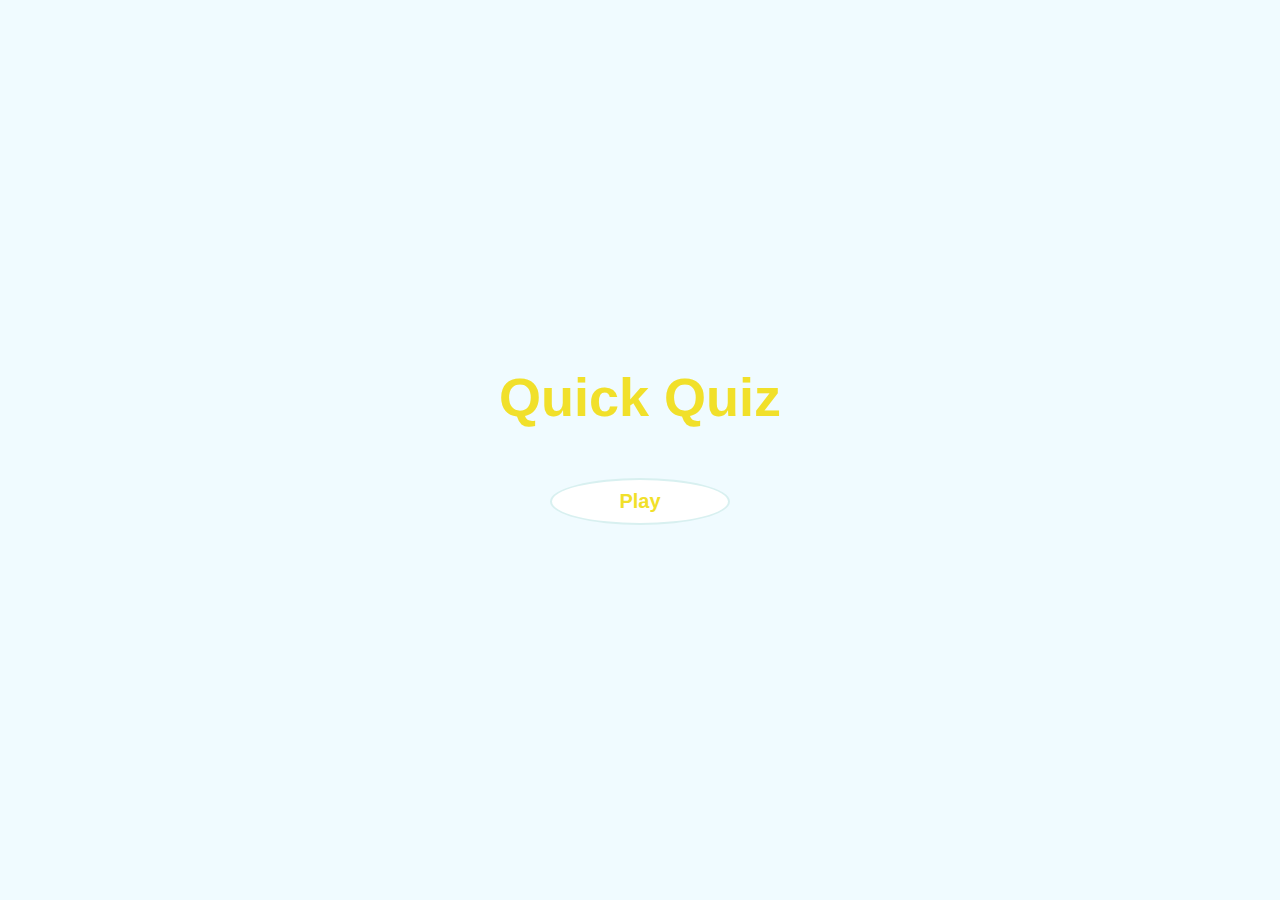
<file: TASK 2/quiz/index.html>
<!DOCTYPE html>
<html lang="en">

<head>
  <meta charset="UTF-8" />
  <meta name="viewport" content="width=device-width, initial-scale=1.0" />
  <meta http-equiv="X-UA-Compatible" content="ie=edge" />
  <title>Quiz-game</title>
  <link rel="stylesheet" href="quiz.css" />
</head>

<body>
  <div class="container">
    <div id="home" class="flex-center flex-column">
      <h1>Quick Quiz</h1>
      <a class="btn" href="./game.html">Play</a>

    </div>
  </div>
</body>

</html>
</file>
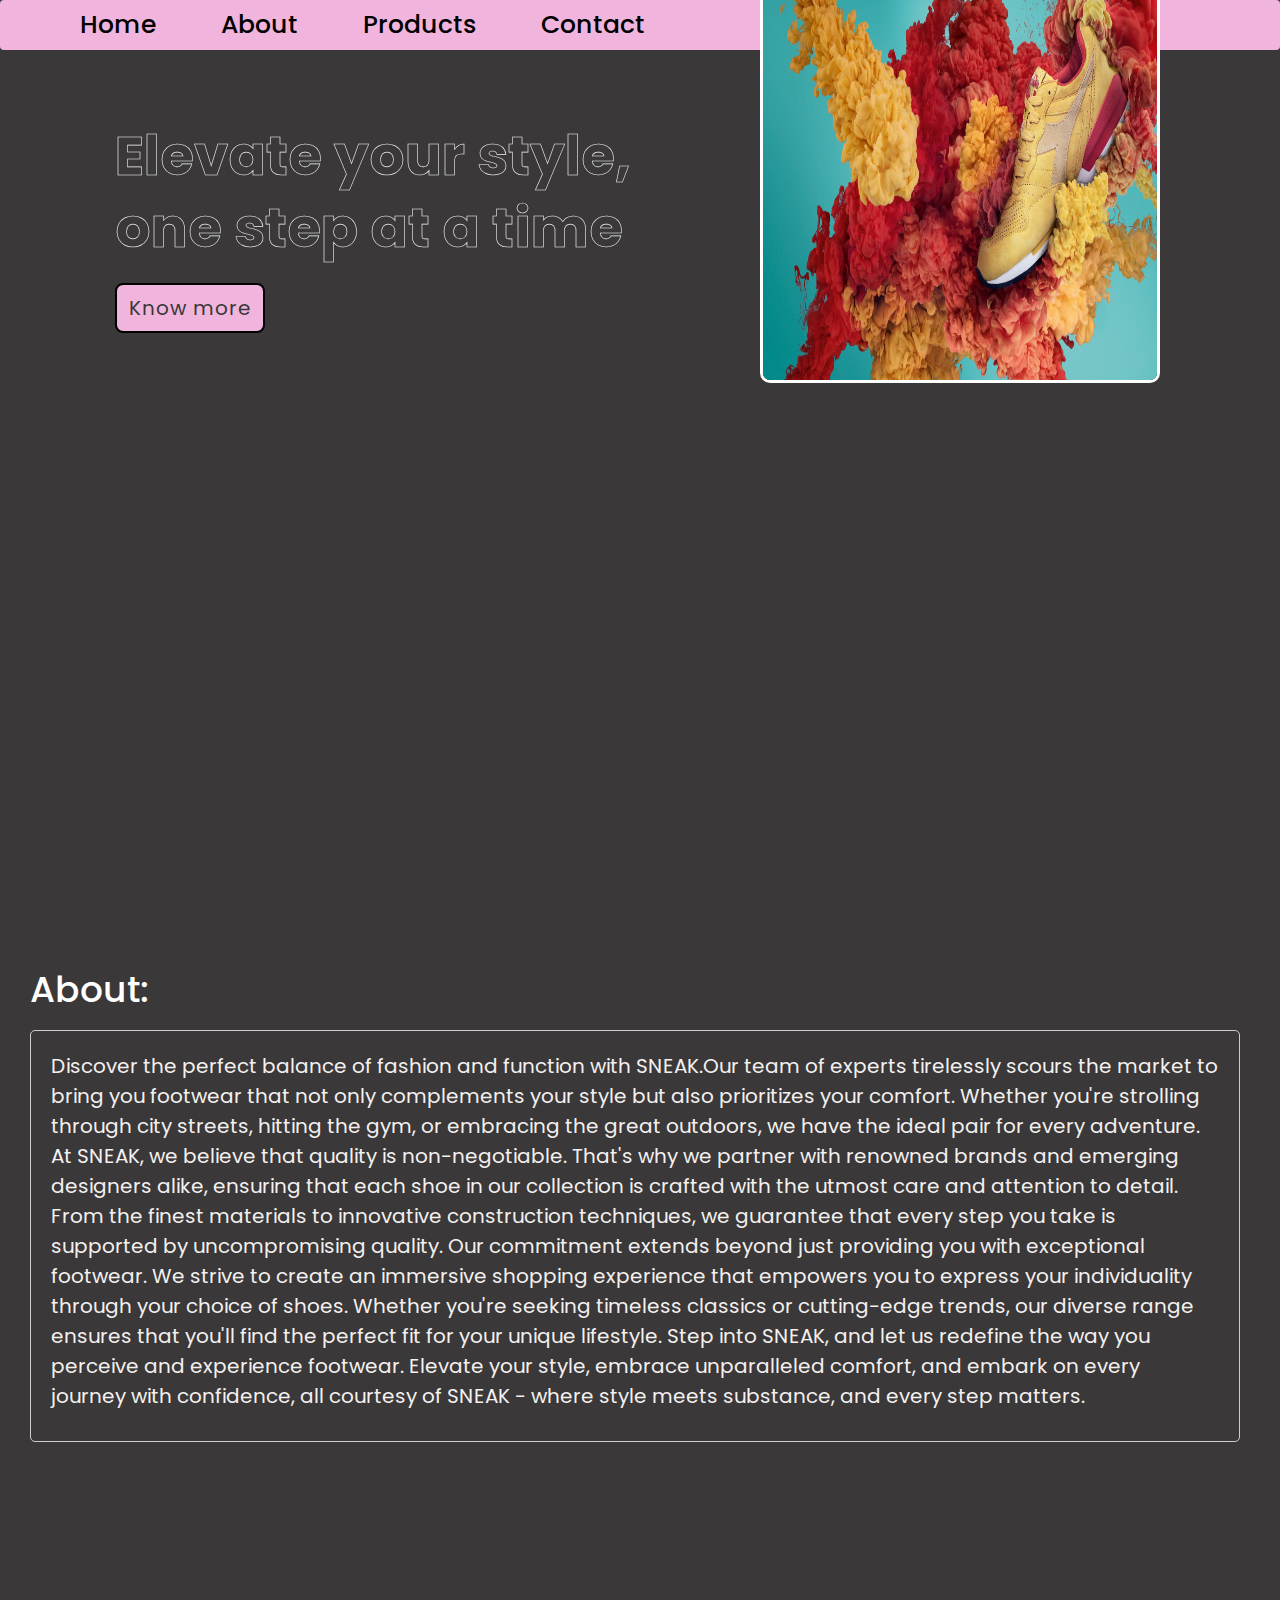
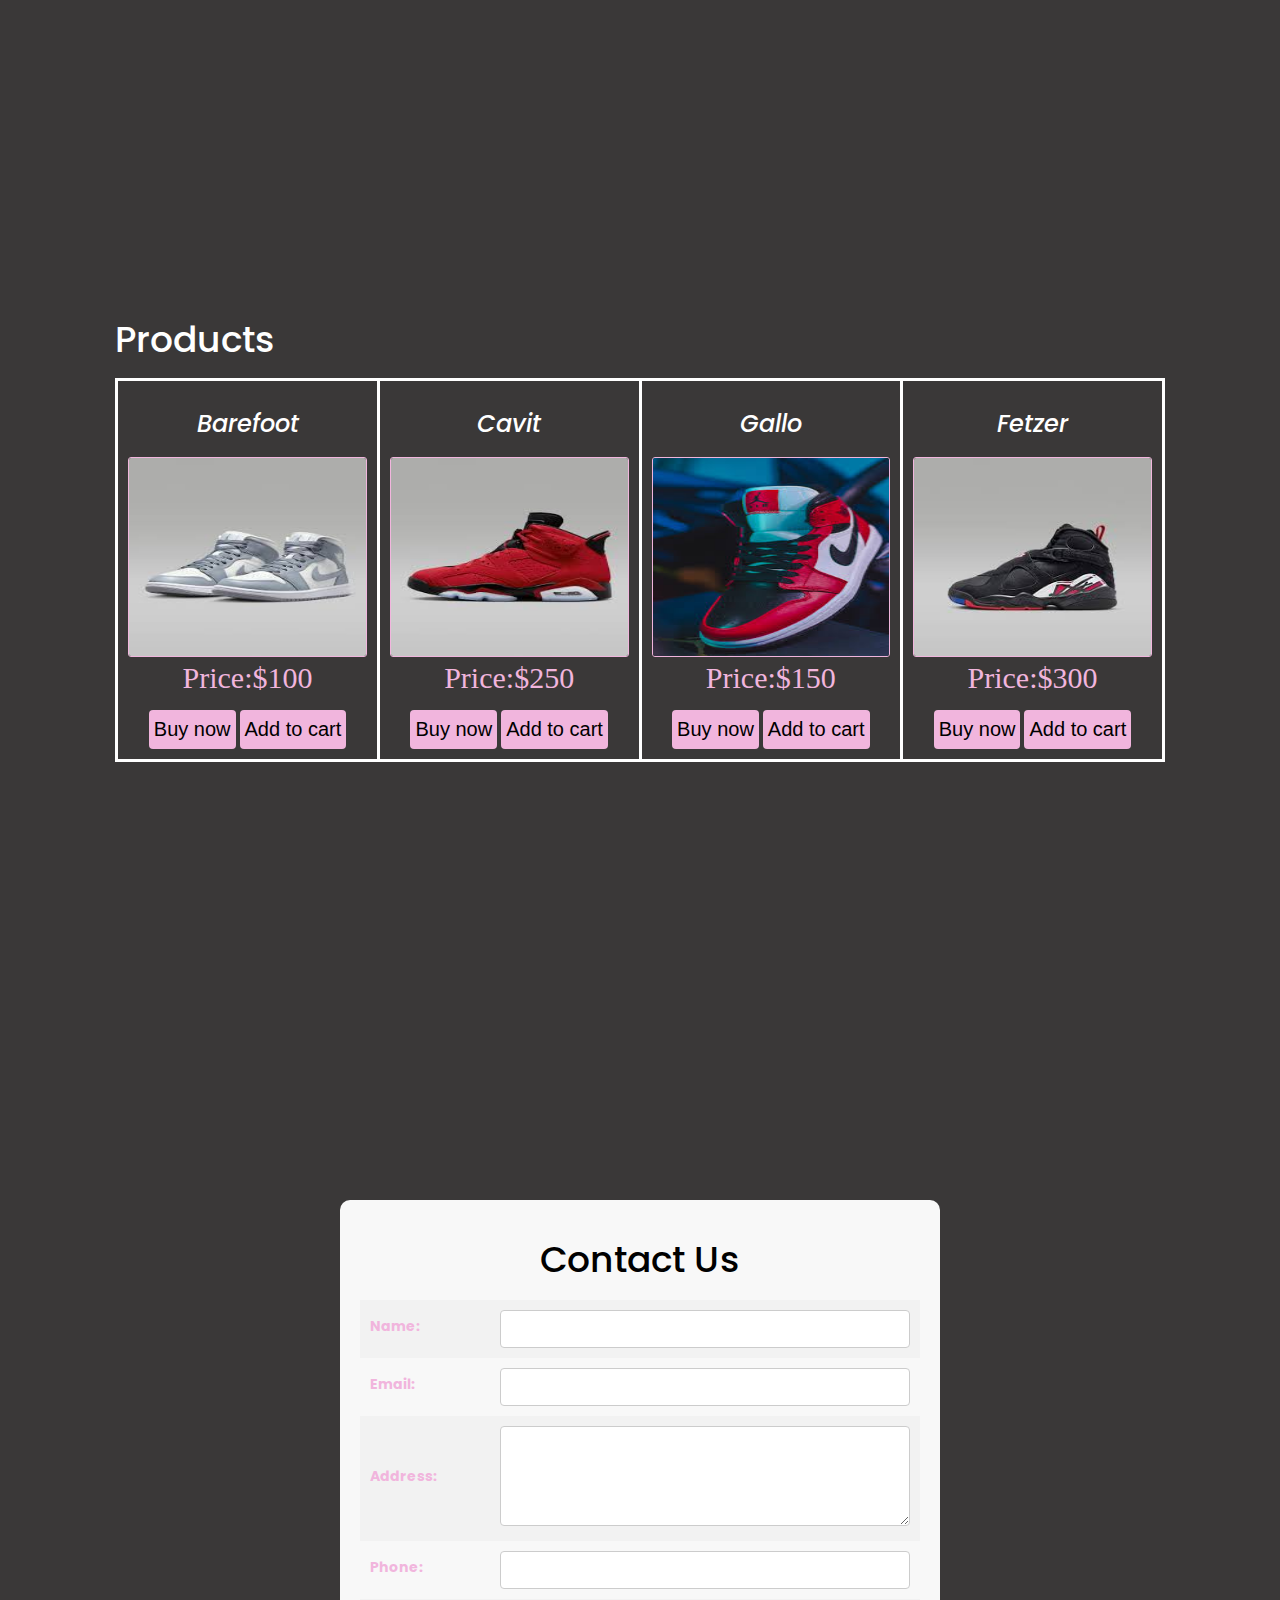
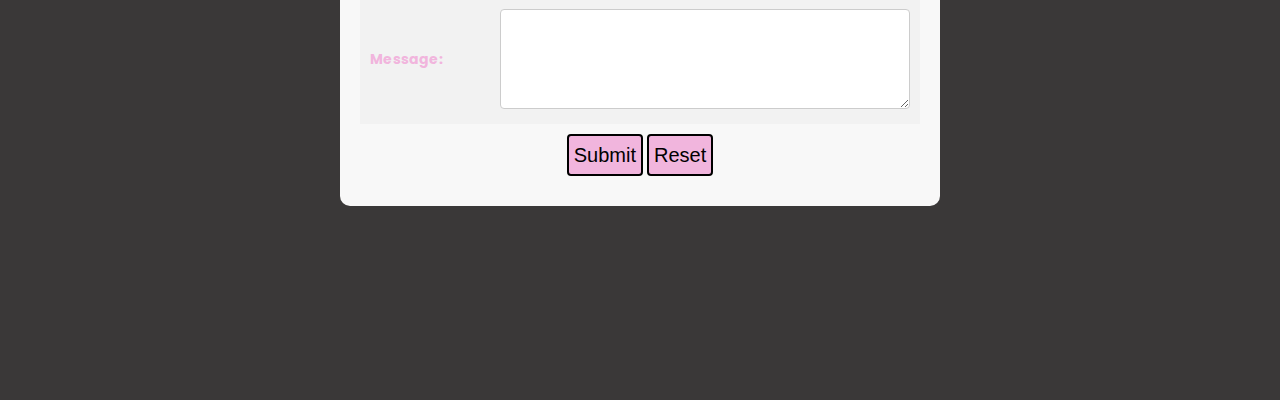
<file: TASK 1/landing page/po.html>
<!DOCTYPE html>
<html lang="en">

<head>
  <meta charset="UTF-8">
  <meta http-equiv="X-UA-Compatible" content="IE=edge">
  <meta name="viewport" content="width=device-width, initial-scale=1.0">
  <title>Sneak</title>
  <link rel="stylesheet" href="https://maxcdn.bootstrapcdn.com/bootstrap/3.4.1/css/bootstrap.min.css">
  <script src="https://ajax.googleapis.com/ajax/libs/jquery/3.6.4/jquery.min.js"></script>
  <script src="https://maxcdn.bootstrapcdn.com/bootstrap/3.4.1/js/bootstrap.min.js"></script>
  <link href='https://unpkg.com/boxicons@2.1.4/css/boxicons.min.css' rel='stylesheet'>
  <link rel="stylesheet" href="style.css">
</head>


<body>
  <nav class="navbar navbar-inverse">
    <div class="container-fluid">
      <div class="navbar-header">

        <button type="button" class="navbar-toggle" data-toggle="collapse" data-target="#mynav">
          <span class="icon-bar"></span>
          <span class="icon-bar"></span>
          <span class="icon-bar"></span>
        </button>
      </div>


      <div class="collapse navbar-collapse" id="mynav">

        <ol class="nav navbar-nav">
          <li><a href="#">Home</a></li>
          <li><a href="#about">About</a></li>

          <li><a href="#products">Products</a></li>
          <li><a href="#contact">Contact</a></li>
        </ol>


      </div>
    </div>
  </nav>


  <section class="home" id="home">
    <div class="home-content">
      <h1>Elevate your style,<br><span>one step at a time</span></h1>
      <div class="btn-box">
        <a href="#about" class="btn">Know more</a>
      </div>
      <div class="img">
        <img src="./img/bg.jpg" alt="" class="responsive" width="600" height="400">
      </div>
    </div>
  </section>


  <section class="about" id="about">
    <h1>About:</h1>
    <div class="about-content">

      <p class="para2">


        Discover the perfect balance of fashion and function with SNEAK.Our team of experts tirelessly scours the
        market to bring you footwear that not only complements your
        style but also prioritizes your comfort. Whether you're strolling through city streets, hitting the gym, or
        embracing the great outdoors, we have the ideal pair for every adventure.

        At SNEAK, we believe that quality is non-negotiable.
        That's why we partner with renowned brands and emerging designers alike,
        ensuring that each shoe in our collection is crafted with the utmost care and
        attention to detail. From the finest materials to innovative construction techniques,
        we guarantee that every step you take is supported by uncompromising quality.

        Our commitment extends beyond just providing you
        with exceptional footwear. We strive to create an immersive shopping experience that
        empowers you to express your individuality through your choice of shoes. Whether you're
        seeking timeless classics or cutting-edge trends, our diverse range ensures that you'll find the
        perfect fit for your unique lifestyle.

        Step into SNEAK, and let us redefine the way you
        perceive and experience footwear. Elevate your style, embrace unparalleled comfort,
        and embark on every journey with confidence, all courtesy of SNEAK - where style meets substance,
        and every step matters.
      </p>

    </div>

  </section>



  <section class="products" id="products">
    <table border="0" width="100%" bgcolor="white">
      <tr>
        <h1>Products</h1>
      </tr>
      <tr height="100%" width="100%">
        <td width="25%" class="pro">

          <h3 align="center"><i>Barefoot</i></h3>
          <img src="./img/i1.jpeg" height="200px" width="100%" id="img">
          <center>
            <p>Price:$100</p>
            <button>Buy now</button>
            <button>Add to cart</button>
          </center>
        </td>
        <td width="25%" class="pro">
          <h3 align="center"><i>Cavit</i></h3>
          <img src="./img/i2.jpeg" height="200px" width="100%" id="img">
          <center>
            <p>Price:$250</p>
            <button>Buy now</button>

            <button>Add to cart</button>
          </center>
        </td>
        <td width="25%" class="pro">
          <h3 align="center"><i>Gallo</i></h3>
          <img src="./img/i3.jpeg" height="200px" width="100%" id="img">
          <center>
            <p>Price:$150</p>
            <button>Buy now</button>

            <button>Add to cart</button>
          </center>
        </td>
        <td width="25%" class="pro">
          <h3 align="center"><i>Fetzer</i></h3>
          <img src="./img/i4.jpeg" height="200px" width="100%" id="img">
          <center>
            <p>Price:$300</p>
            <button>Buy now</button>

            <button>Add to cart</button>
          </center>
        </td>
      </tr>
    </table>

  </section>

  <section class="contact" id="contact">
    <form class="cform">
      <table border="0" width="100%" bgcolor="white">
        <tr>
          <h1 class="ch">Contact Us</h1>
        </tr>
        <tr>
          <td><label for="name">Name:</label></td>
          <td><input type="text" id="name" name="name"></td>
        </tr>
        <tr>
          <td><label for="email">Email:</label></td>
          <td><input type="email" id="email" name="email"></td>
        </tr>
        <tr>
          <td><label for="address">Address:</label></td>
          <td><textarea id="address" name="address"></textarea></td>
        </tr>
        <tr>
          <td><label for="contact">Phone:</label></td>
          <td><input type="tel" id="contact" name="contact"></td>
        </tr>
        <tr>
          <td><label for="message">Message:</label></td>
          <td><textarea id="message" name="message"></textarea></td>
        </tr>
        <td colspan="2" style="text-align: center;">
          <button type="submit">Submit</button>
          <button type="reset">Reset</button>
        </td>
      </table>
    </form>

  </section>

</body>

</html>
</file>
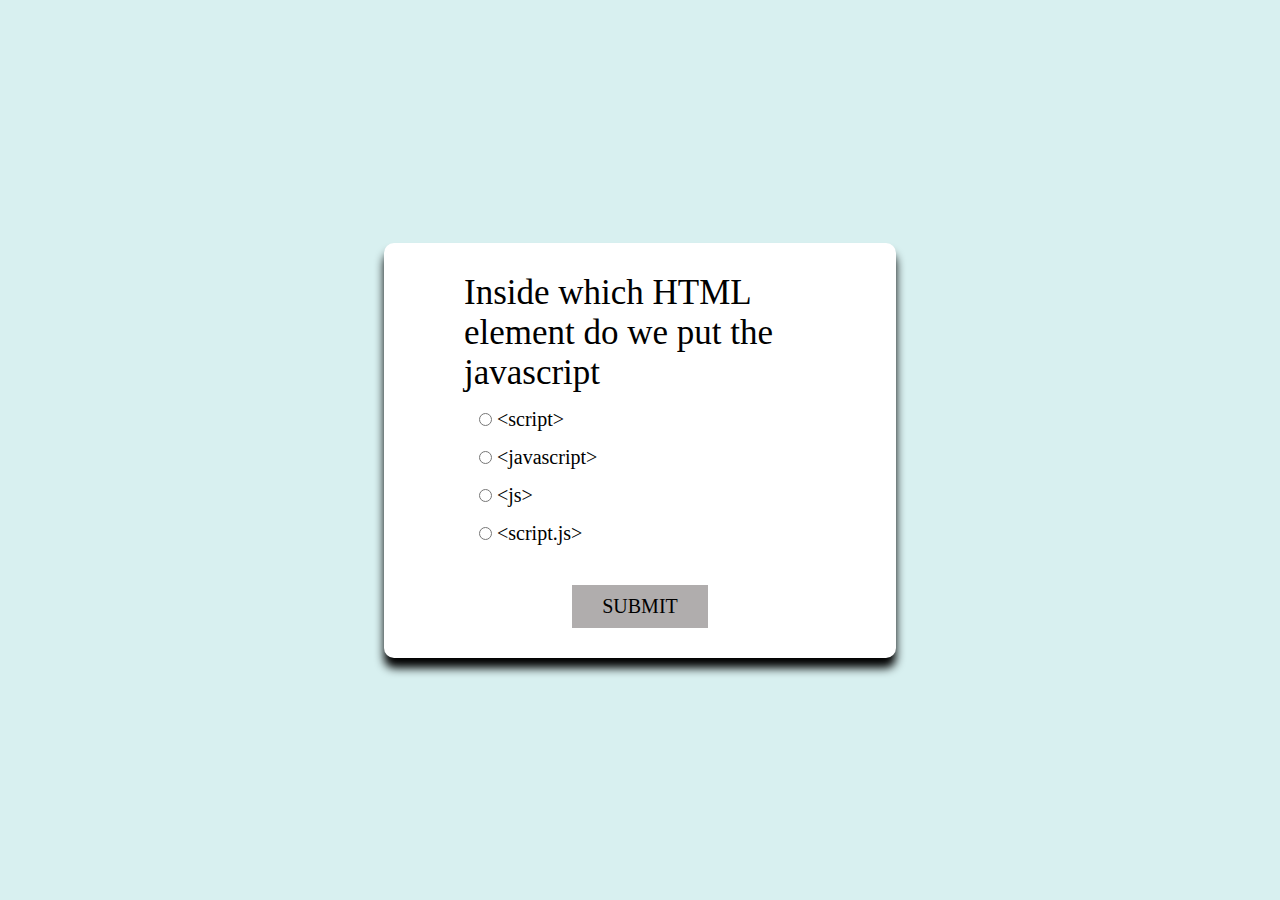
<file: TASK 2/quiz/game.html>
<!DOCTYPE html>
<html lang="en">

<head>
    <meta charset="UTF-8">
    <meta name="viewport" content="width=device-width, initial-scale=1.0">
    <title>Quick-Quiz</title>
    <link rel="stylesheet" href="style.css">
</head>

<body>
    <div class="main-div">
        <div class="inner-div">
            <h2 class="question">
                questions
            </h2>
            <ul>
                <li><input type="radio" name="answer" id="ans1" class="answer">
                    <label for="ans1" id="option1">Answer options</label>
                </li>
                <li><input type="radio" name="answer" id="ans2" class="answer">
                    <label for="ans2" id="option2">Answer options</label>
                </li>
                <li><input type="radio" name="answer" id="ans3" class="answer">
                    <label for="ans3" id="option3">Answer options</label>
                </li>
                <li><input type="radio" name="answer" id="ans4" class="answer">
                    <label for="ans4" id="option4">Answer options</label>
                </li>

            </ul>
            <button id="submit">Submit</button>
            <div id="showscore" class="scorearea">

            </div>
        </div>
    </div>
    <script src="./script.js"></script>
</body>

</html>
</file>
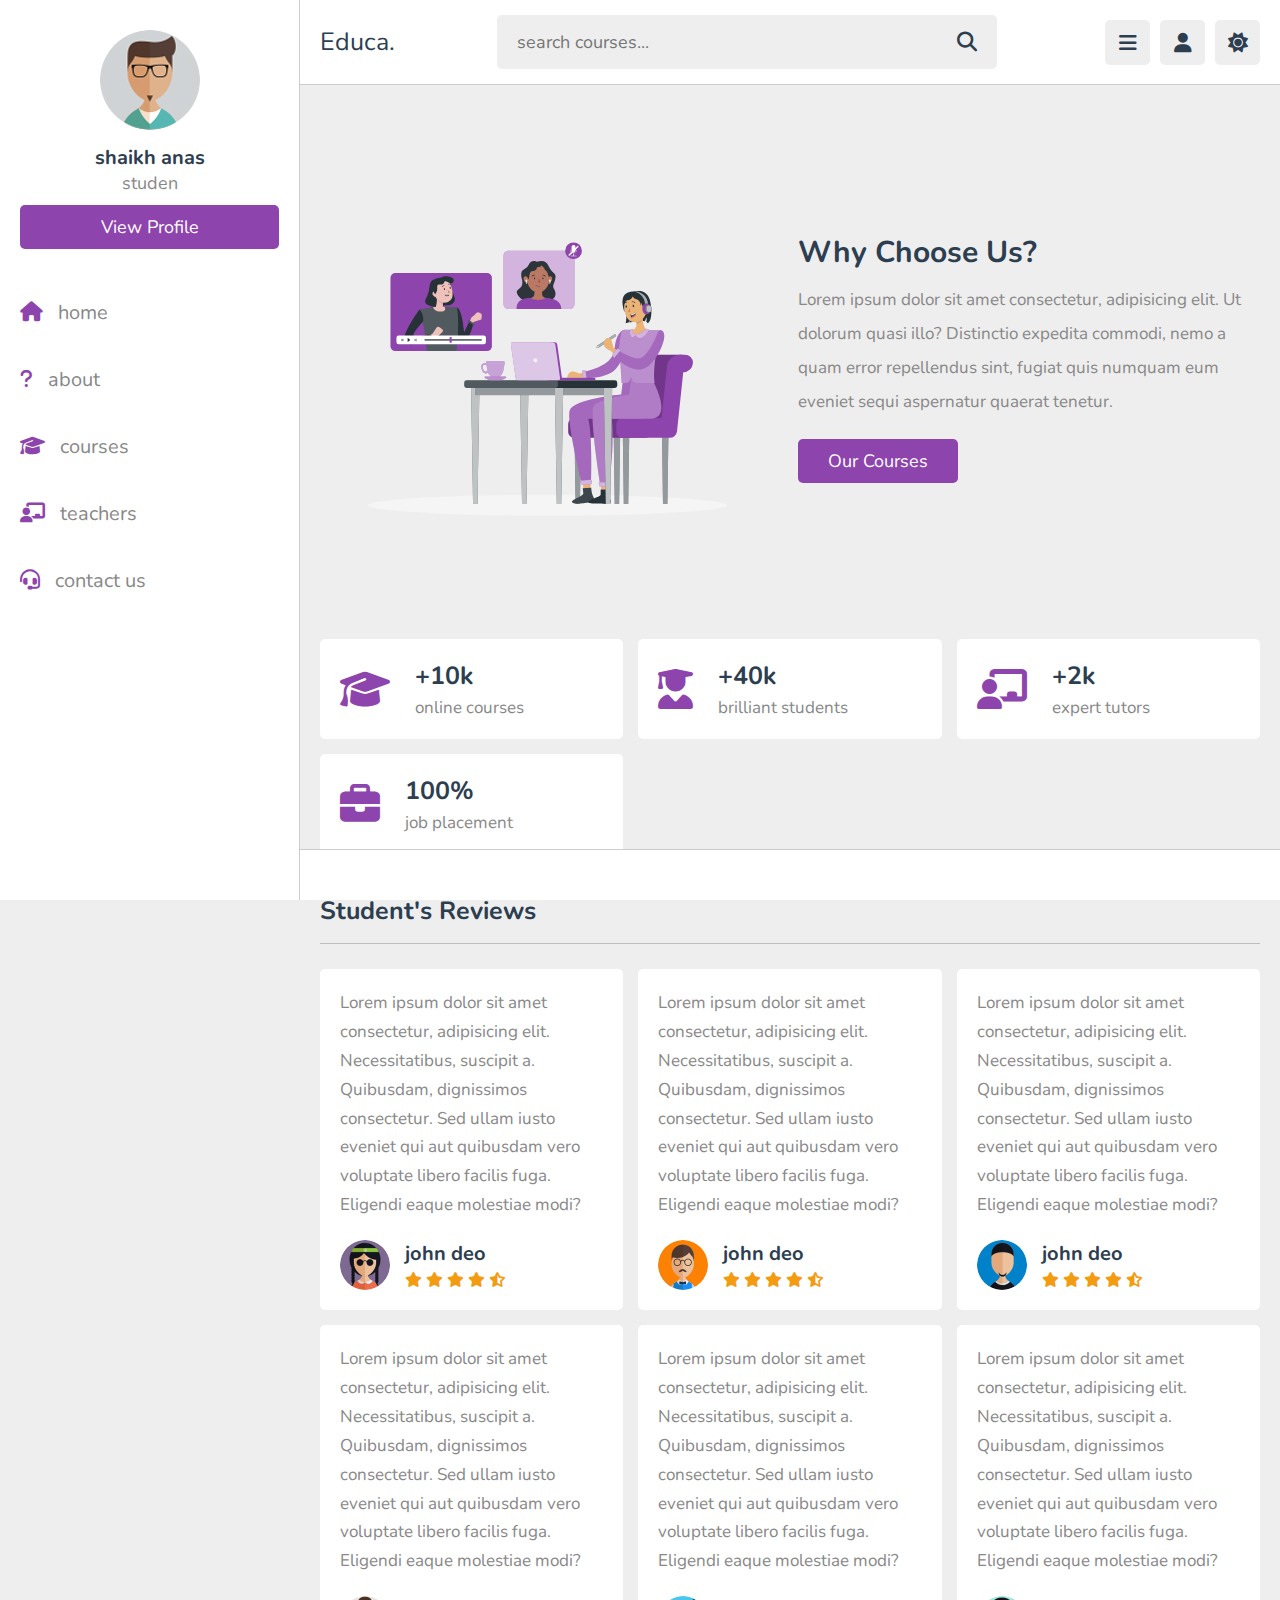
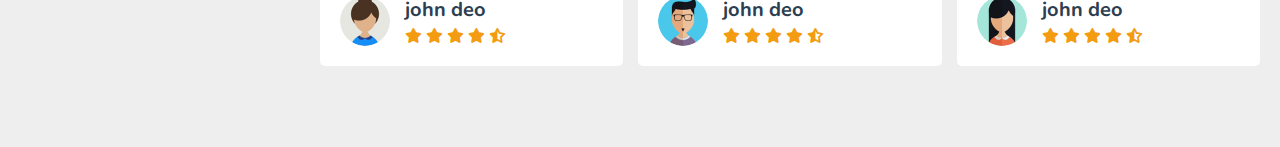
<file: task4/desgin/about.html>
<!DOCTYPE html>
<html lang="en">
<head>
   <meta charset="UTF-8">
   <meta http-equiv="X-UA-Compatible" content="IE=edge">
   <meta name="viewport" content="width=device-width, initial-scale=1.0">
   <title>about us</title>

   <!-- font awesome cdn link  -->
   <link rel="stylesheet" href="https://cdnjs.cloudflare.com/ajax/libs/font-awesome/6.1.2/css/all.min.css">

   <!-- custom css file link  -->
   <link rel="stylesheet" href="css/style.css">

</head>
<body>

<header class="header">
   
   <section class="flex">

      <a href="home.html" class="logo">Educa.</a>

      <form action="search.html" method="post" class="search-form">
         <input type="text" name="search_box" required placeholder="search courses..." maxlength="100">
         <button type="submit" class="fas fa-search"></button>
      </form>

      <div class="icons">
         <div id="menu-btn" class="fas fa-bars"></div>
         <div id="search-btn" class="fas fa-search"></div>
         <div id="user-btn" class="fas fa-user"></div>
         <div id="toggle-btn" class="fas fa-sun"></div>
      </div>

      <div class="profile">
         <img src="images/pic-1.jpg" class="image" alt="">
         <h3 class="name">shaikh anas</h3>
         <p class="role">studen</p>
         <a href="profile.html" class="btn">view profile</a>
         <div class="flex-btn">
            <a href="login.html" class="option-btn">login</a>
            <a href="register.html" class="option-btn">register</a>
         </div>
      </div>

   </section>

</header>   

<div class="side-bar">

   <div id="close-btn">
      <i class="fas fa-times"></i>
   </div>

   <div class="profile">
      <img src="images/pic-1.jpg" class="image" alt="">
      <h3 class="name">shaikh anas</h3>
      <p class="role">studen</p>
      <a href="profile.html" class="btn">view profile</a>
   </div>

   <nav class="navbar">
      <a href="home.html"><i class="fas fa-home"></i><span>home</span></a>
      <a href="about.html"><i class="fas fa-question"></i><span>about</span></a>
      <a href="courses.html"><i class="fas fa-graduation-cap"></i><span>courses</span></a>
      <a href="teachers.html"><i class="fas fa-chalkboard-user"></i><span>teachers</span></a>
      <a href="contact.html"><i class="fas fa-headset"></i><span>contact us</span></a>
   </nav>

</div>

<section class="about">

   <div class="row">

      <div class="image">
         <img src="images/about-img.svg" alt="">
      </div>

      <div class="content">
         <h3>why choose us?</h3>
         <p>Lorem ipsum dolor sit amet consectetur, adipisicing elit. Ut dolorum quasi illo? Distinctio expedita commodi, nemo a quam error repellendus sint, fugiat quis numquam eum eveniet sequi aspernatur quaerat tenetur.</p>
         <a href="courses.html" class="inline-btn">our courses</a>
      </div>

   </div>

   <div class="box-container">

      <div class="box">
         <i class="fas fa-graduation-cap"></i>
         <div>
            <h3>+10k</h3>
            <p>online courses</p>
         </div>
      </div>

      <div class="box">
         <i class="fas fa-user-graduate"></i>
         <div>
            <h3>+40k</h3>
            <p>brilliant students</p>
         </div>
      </div>

      <div class="box">
         <i class="fas fa-chalkboard-user"></i>
         <div>
            <h3>+2k</h3>
            <p>expert tutors</p>
         </div>
      </div>

      <div class="box">
         <i class="fas fa-briefcase"></i>
         <div>
            <h3>100%</h3>
            <p>job placement</p>
         </div>
      </div>

   </div>

</section> 

<section class="reviews">

   <h1 class="heading">student's reviews</h1>

   <div class="box-container">

      <div class="box">
         <p>Lorem ipsum dolor sit amet consectetur, adipisicing elit. Necessitatibus, suscipit a. Quibusdam, dignissimos consectetur. Sed ullam iusto eveniet qui aut quibusdam vero voluptate libero facilis fuga. Eligendi eaque molestiae modi?</p>
         <div class="student">
            <img src="images/pic-2.jpg" alt="">
            <div>
               <h3>john deo</h3>
               <div class="stars">
                  <i class="fas fa-star"></i>
                  <i class="fas fa-star"></i>
                  <i class="fas fa-star"></i>
                  <i class="fas fa-star"></i>
                  <i class="fas fa-star-half-alt"></i>
               </div>
            </div>
         </div>
      </div>

      <div class="box">
         <p>Lorem ipsum dolor sit amet consectetur, adipisicing elit. Necessitatibus, suscipit a. Quibusdam, dignissimos consectetur. Sed ullam iusto eveniet qui aut quibusdam vero voluptate libero facilis fuga. Eligendi eaque molestiae modi?</p>
         <div class="student">
            <img src="images/pic-3.jpg" alt="">
            <div>
               <h3>john deo</h3>
               <div class="stars">
                  <i class="fas fa-star"></i>
                  <i class="fas fa-star"></i>
                  <i class="fas fa-star"></i>
                  <i class="fas fa-star"></i>
                  <i class="fas fa-star-half-alt"></i>
               </div>
            </div>
         </div>
      </div>

      <div class="box">
         <p>Lorem ipsum dolor sit amet consectetur, adipisicing elit. Necessitatibus, suscipit a. Quibusdam, dignissimos consectetur. Sed ullam iusto eveniet qui aut quibusdam vero voluptate libero facilis fuga. Eligendi eaque molestiae modi?</p>
         <div class="student">
            <img src="images/pic-4.jpg" alt="">
            <div>
               <h3>john deo</h3>
               <div class="stars">
                  <i class="fas fa-star"></i>
                  <i class="fas fa-star"></i>
                  <i class="fas fa-star"></i>
                  <i class="fas fa-star"></i>
                  <i class="fas fa-star-half-alt"></i>
               </div>
            </div>
         </div>
      </div>

      <div class="box">
         <p>Lorem ipsum dolor sit amet consectetur, adipisicing elit. Necessitatibus, suscipit a. Quibusdam, dignissimos consectetur. Sed ullam iusto eveniet qui aut quibusdam vero voluptate libero facilis fuga. Eligendi eaque molestiae modi?</p>
         <div class="student">
            <img src="images/pic-5.jpg" alt="">
            <div>
               <h3>john deo</h3>
               <div class="stars">
                  <i class="fas fa-star"></i>
                  <i class="fas fa-star"></i>
                  <i class="fas fa-star"></i>
                  <i class="fas fa-star"></i>
                  <i class="fas fa-star-half-alt"></i>
               </div>
            </div>
         </div>
      </div>

      <div class="box">
         <p>Lorem ipsum dolor sit amet consectetur, adipisicing elit. Necessitatibus, suscipit a. Quibusdam, dignissimos consectetur. Sed ullam iusto eveniet qui aut quibusdam vero voluptate libero facilis fuga. Eligendi eaque molestiae modi?</p>
         <div class="student">
            <img src="images/pic-6.jpg" alt="">
            <div>
               <h3>john deo</h3>
               <div class="stars">
                  <i class="fas fa-star"></i>
                  <i class="fas fa-star"></i>
                  <i class="fas fa-star"></i>
                  <i class="fas fa-star"></i>
                  <i class="fas fa-star-half-alt"></i>
               </div>
            </div>
         </div>
      </div>

      <div class="box">
         <p>Lorem ipsum dolor sit amet consectetur, adipisicing elit. Necessitatibus, suscipit a. Quibusdam, dignissimos consectetur. Sed ullam iusto eveniet qui aut quibusdam vero voluptate libero facilis fuga. Eligendi eaque molestiae modi?</p>
         <div class="student">
            <img src="images/pic-7.jpg" alt="">
            <div>
               <h3>john deo</h3>
               <div class="stars">
                  <i class="fas fa-star"></i>
                  <i class="fas fa-star"></i>
                  <i class="fas fa-star"></i>
                  <i class="fas fa-star"></i>
                  <i class="fas fa-star-half-alt"></i>
               </div>
            </div>
         </div>
      </div>

   </div>

</section>













<footer class="footer">

   <!-- &copy; copyright @ 2022 by <span>mr. web designer</span> | all rights reserved! -->

</footer>

<!-- custom js file link  -->
<script src="js/script.js"></script>

   
</body>
</html>
</file>
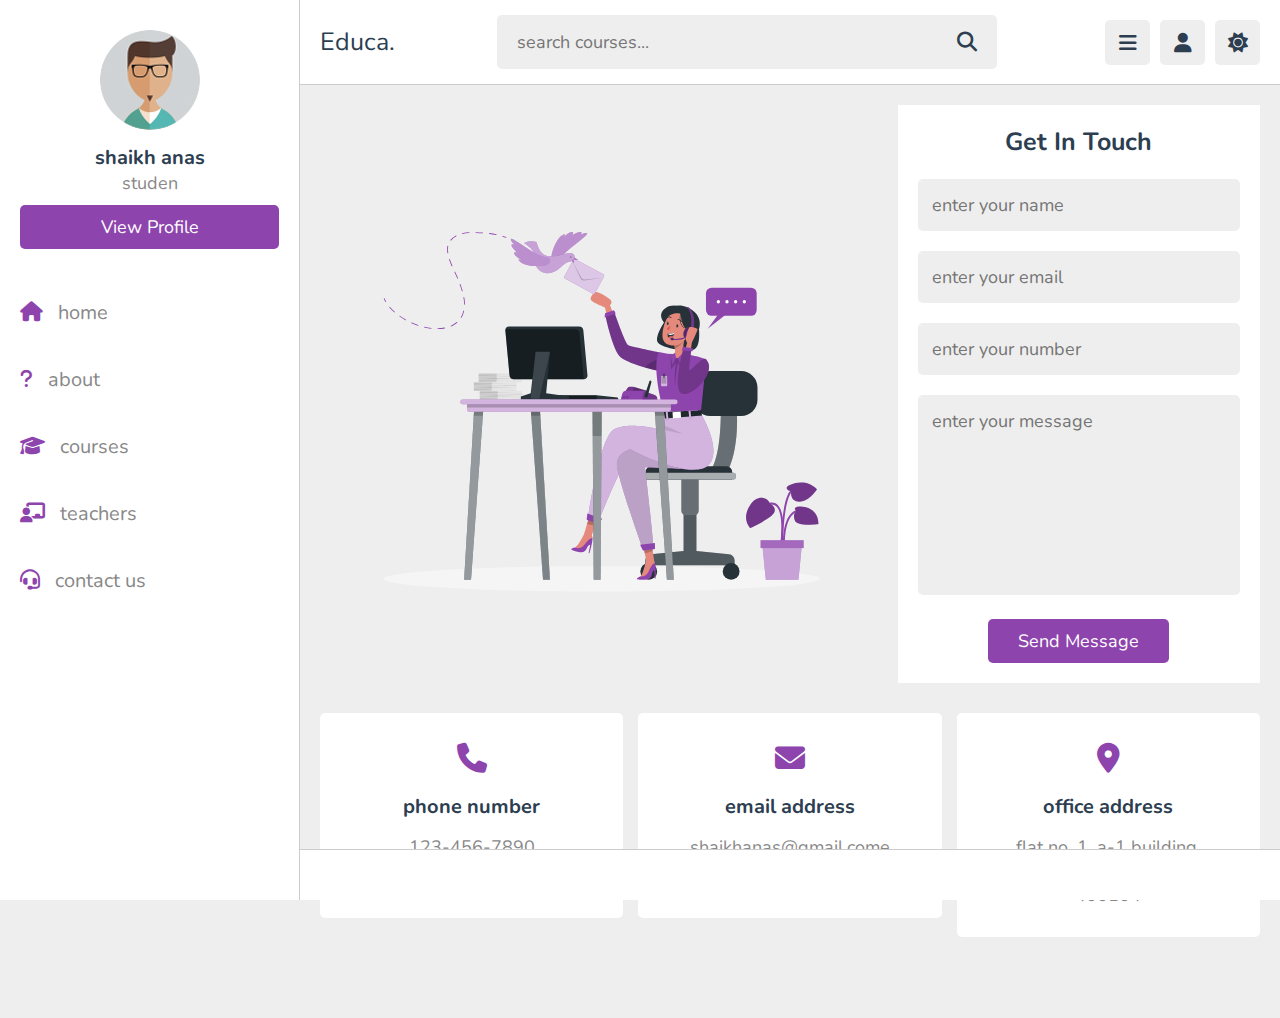
<file: task4/desgin/contact.html>
<!DOCTYPE html>
<html lang="en">
<head>
   <meta charset="UTF-8">
   <meta http-equiv="X-UA-Compatible" content="IE=edge">
   <meta name="viewport" content="width=device-width, initial-scale=1.0">
   <title>contact us</title>

   <!-- font awesome cdn link  -->
   <link rel="stylesheet" href="https://cdnjs.cloudflare.com/ajax/libs/font-awesome/6.1.2/css/all.min.css">

   <!-- custom css file link  -->
   <link rel="stylesheet" href="css/style.css">

</head>
<body>

<header class="header">
   
   <section class="flex">

      <a href="home.html" class="logo">Educa.</a>

      <form action="search.html" method="post" class="search-form">
         <input type="text" name="search_box" required placeholder="search courses..." maxlength="100">
         <button type="submit" class="fas fa-search"></button>
      </form>

      <div class="icons">
         <div id="menu-btn" class="fas fa-bars"></div>
         <div id="search-btn" class="fas fa-search"></div>
         <div id="user-btn" class="fas fa-user"></div>
         <div id="toggle-btn" class="fas fa-sun"></div>
      </div>

      <div class="profile">
         <img src="images/pic-1.jpg" class="image" alt="">
         <h3 class="name">shaikh anas</h3>
         <p class="role">studen</p>
         <a href="profile.html" class="btn">view profile</a>
         <div class="flex-btn">
            <a href="login.html" class="option-btn">login</a>
            <a href="register.html" class="option-btn">register</a>
         </div>
      </div>

   </section>

</header>   

<div class="side-bar">

   <div id="close-btn">
      <i class="fas fa-times"></i>
   </div>

   <div class="profile">
      <img src="images/pic-1.jpg" class="image" alt="">
      <h3 class="name">shaikh anas</h3>
      <p class="role">studen</p>
      <a href="profile.html" class="btn">view profile</a>
   </div>

   <nav class="navbar">
      <a href="home.html"><i class="fas fa-home"></i><span>home</span></a>
      <a href="about.html"><i class="fas fa-question"></i><span>about</span></a>
      <a href="courses.html"><i class="fas fa-graduation-cap"></i><span>courses</span></a>
      <a href="teachers.html"><i class="fas fa-chalkboard-user"></i><span>teachers</span></a>
      <a href="contact.html"><i class="fas fa-headset"></i><span>contact us</span></a>
   </nav>

</div>

<section class="contact">

   <div class="row">

      <div class="image">
         <img src="images/contact-img.svg" alt="">
      </div>

      <form action="" method="post">
         <h3>get in touch</h3>
         <input type="text" placeholder="enter your name" name="name" required maxlength="50" class="box">
         <input type="email" placeholder="enter your email" name="email" required maxlength="50" class="box">
         <input type="number" placeholder="enter your number" name="number" required maxlength="50" class="box">
         <textarea name="msg" class="box" placeholder="enter your message" required maxlength="1000" cols="30" rows="10"></textarea>
         <input type="submit" value="send message" class="inline-btn" name="submit">
      </form>

   </div>

   <div class="box-container">

      <div class="box">
         <i class="fas fa-phone"></i>
         <h3>phone number</h3>
         <a href="tel:1234567890">123-456-7890</a>
         <a href="tel:1112223333">111-222-3333</a>
      </div>
      
      <div class="box">
         <i class="fas fa-envelope"></i>
         <h3>email address</h3>
         <a href="mailto:shaikhanas@gmail.com">shaikhanas@gmail.come</a>
         <a href="mailto:anasbhai@gmail.com">anasbhai@gmail.come</a>
      </div>

      <div class="box">
         <i class="fas fa-map-marker-alt"></i>
         <h3>office address</h3>
         <a href="#">flat no. 1, a-1 building, jogeshwari, mumbai, india - 400104</a>
      </div>

   </div>

</section>














<footer class="footer">

   <!-- &copy; copyright @ 2022 by <span>mr. web designer</span> | all rights reserved! -->

</footer>

<!-- custom js file link  -->
<script src="js/script.js"></script>

   
</body>
</html>
</file>
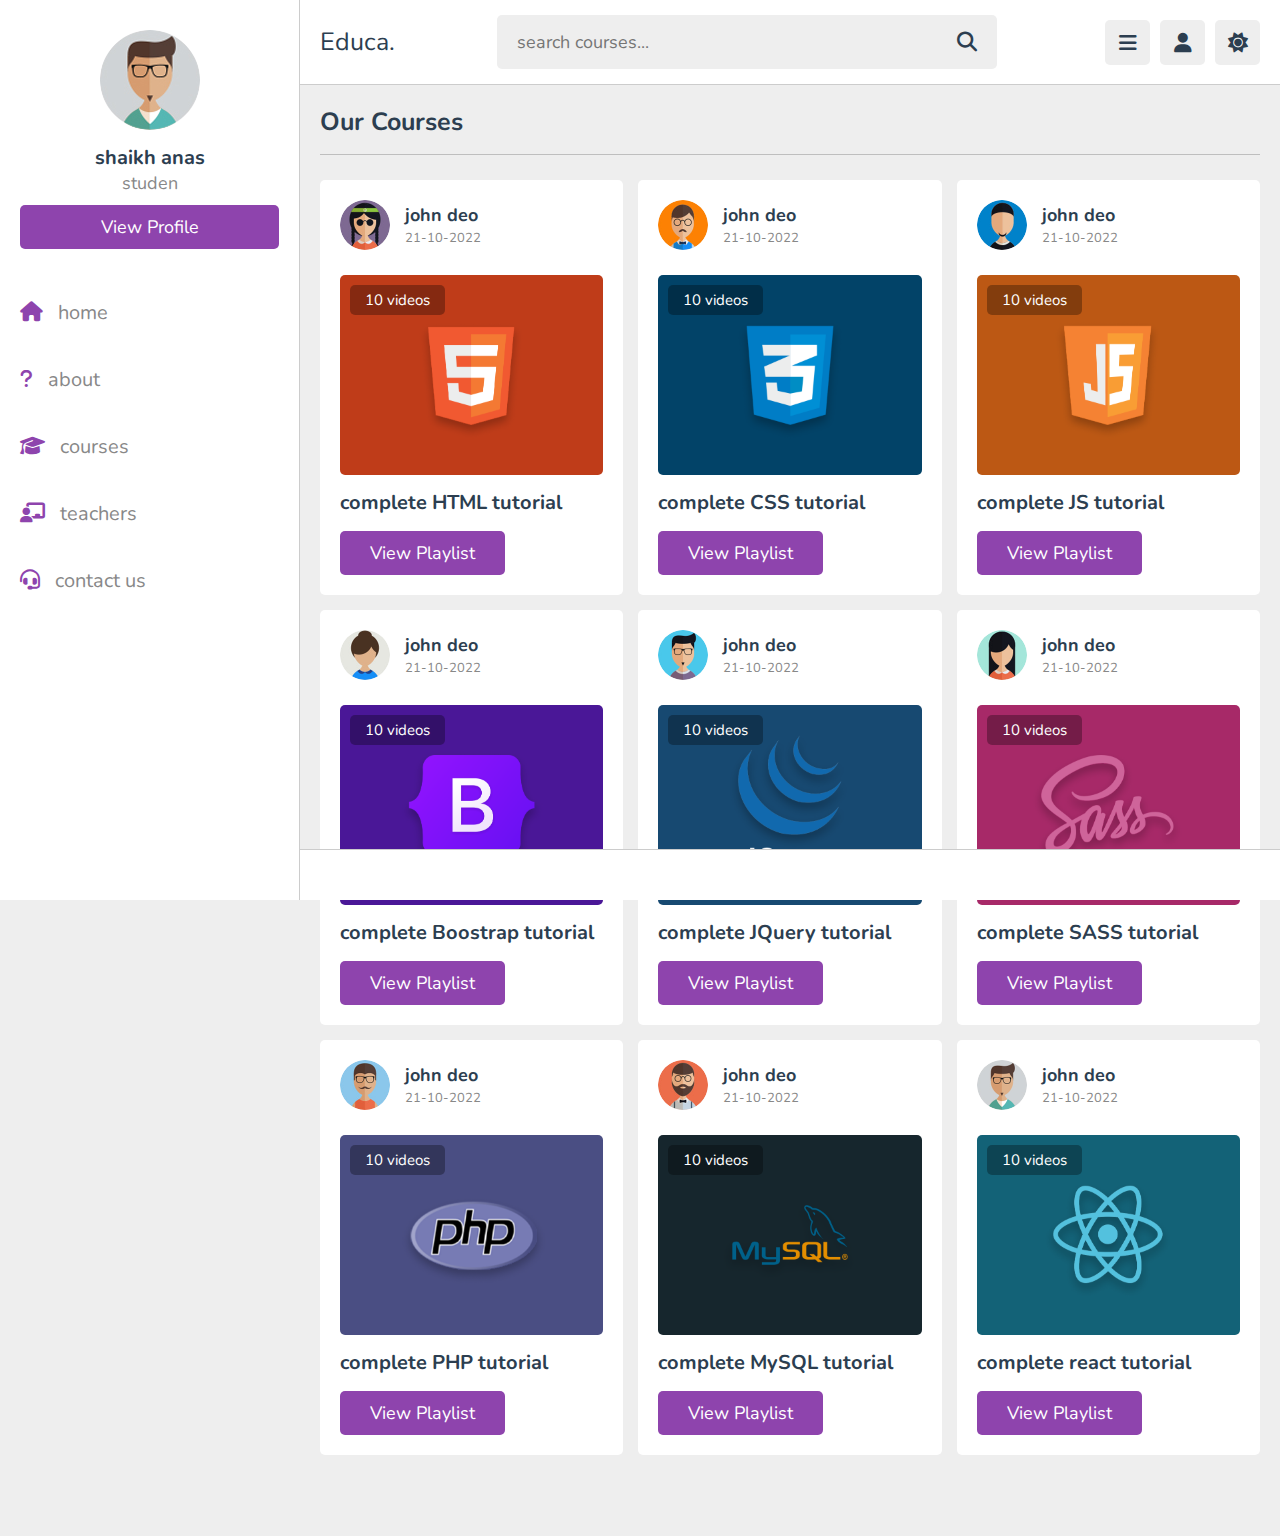
<file: task4/desgin/courses.html>
<!DOCTYPE html>
<html lang="en">
<head>
   <meta charset="UTF-8">
   <meta http-equiv="X-UA-Compatible" content="IE=edge">
   <meta name="viewport" content="width=device-width, initial-scale=1.0">
   <title>courses</title>

   <!-- font awesome cdn link  -->
   <link rel="stylesheet" href="https://cdnjs.cloudflare.com/ajax/libs/font-awesome/6.1.2/css/all.min.css">

   <!-- custom css file link  -->
   <link rel="stylesheet" href="css/style.css">

</head>
<body>

<header class="header">
   
   <section class="flex">

      <a href="home.html" class="logo">Educa.</a>

      <form action="search.html" method="post" class="search-form">
         <input type="text" name="search_box" required placeholder="search courses..." maxlength="100">
         <button type="submit" class="fas fa-search"></button>
      </form>

      <div class="icons">
         <div id="menu-btn" class="fas fa-bars"></div>
         <div id="search-btn" class="fas fa-search"></div>
         <div id="user-btn" class="fas fa-user"></div>
         <div id="toggle-btn" class="fas fa-sun"></div>
      </div>

      <div class="profile">
         <img src="images/pic-1.jpg" class="image" alt="">
         <h3 class="name">shaikh anas</h3>
         <p class="role">studen</p>
         <a href="profile.html" class="btn">view profile</a>
         <div class="flex-btn">
            <a href="login.html" class="option-btn">login</a>
            <a href="register.html" class="option-btn">register</a>
         </div>
      </div>

   </section>

</header>   

<div class="side-bar">

   <div id="close-btn">
      <i class="fas fa-times"></i>
   </div>

   <div class="profile">
      <img src="images/pic-1.jpg" class="image" alt="">
      <h3 class="name">shaikh anas</h3>
      <p class="role">studen</p>
      <a href="profile.html" class="btn">view profile</a>
   </div>

   <nav class="navbar">
      <a href="home.html"><i class="fas fa-home"></i><span>home</span></a>
      <a href="about.html"><i class="fas fa-question"></i><span>about</span></a>
      <a href="courses.html"><i class="fas fa-graduation-cap"></i><span>courses</span></a>
      <a href="teachers.html"><i class="fas fa-chalkboard-user"></i><span>teachers</span></a>
      <a href="contact.html"><i class="fas fa-headset"></i><span>contact us</span></a>
   </nav>

</div>

<section class="courses">

   <h1 class="heading">our courses</h1>

   <div class="box-container">

      <div class="box">
         <div class="tutor">
            <img src="images/pic-2.jpg" alt="">
            <div class="info">
               <h3>john deo</h3>
               <span>21-10-2022</span>
            </div>
         </div>
         <div class="thumb">
            <img src="images/thumb-1.png" alt="">
            <span>10 videos</span>
         </div>
         <h3 class="title">complete HTML tutorial</h3>
         <a href="playlist.html" class="inline-btn">view playlist</a>
      </div>

      <div class="box">
         <div class="tutor">
            <img src="images/pic-3.jpg" alt="">
            <div class="info">
               <h3>john deo</h3>
               <span>21-10-2022</span>
            </div>
         </div>
         <div class="thumb">
            <img src="images/thumb-2.png" alt="">
            <span>10 videos</span>
         </div>
         <h3 class="title">complete CSS tutorial</h3>
         <a href="playlist.html" class="inline-btn">view playlist</a>
      </div>

      <div class="box">
         <div class="tutor">
            <img src="images/pic-4.jpg" alt="">
            <div class="info">
               <h3>john deo</h3>
               <span>21-10-2022</span>
            </div>
         </div>
         <div class="thumb">
            <img src="images/thumb-3.png" alt="">
            <span>10 videos</span>
         </div>
         <h3 class="title">complete JS tutorial</h3>
         <a href="playlist.html" class="inline-btn">view playlist</a>
      </div>

      <div class="box">
         <div class="tutor">
            <img src="images/pic-5.jpg" alt="">
            <div class="info">
               <h3>john deo</h3>
               <span>21-10-2022</span>
            </div>
         </div>
         <div class="thumb">
            <img src="images/thumb-4.png" alt="">
            <span>10 videos</span>
         </div>
         <h3 class="title">complete Boostrap tutorial</h3>
         <a href="playlist.html" class="inline-btn">view playlist</a>
      </div>

      <div class="box">
         <div class="tutor">
            <img src="images/pic-6.jpg" alt="">
            <div class="info">
               <h3>john deo</h3>
               <span>21-10-2022</span>
            </div>
         </div>
         <div class="thumb">
            <img src="images/thumb-5.png" alt="">
            <span>10 videos</span>
         </div>
         <h3 class="title">complete JQuery tutorial</h3>
         <a href="playlist.html" class="inline-btn">view playlist</a>
      </div>

      <div class="box">
         <div class="tutor">
            <img src="images/pic-7.jpg" alt="">
            <div class="info">
               <h3>john deo</h3>
               <span>21-10-2022</span>
            </div>
         </div>
         <div class="thumb">
            <img src="images/thumb-6.png" alt="">
            <span>10 videos</span>
         </div>
         <h3 class="title">complete SASS tutorial</h3>
         <a href="playlist.html" class="inline-btn">view playlist</a>
      </div>

      <div class="box">
         <div class="tutor">
            <img src="images/pic-8.jpg" alt="">
            <div class="info">
               <h3>john deo</h3>
               <span>21-10-2022</span>
            </div>
         </div>
         <div class="thumb">
            <img src="images/thumb-7.png" alt="">
            <span>10 videos</span>
         </div>
         <h3 class="title">complete PHP tutorial</h3>
         <a href="playlist.html" class="inline-btn">view playlist</a>
      </div>

      <div class="box">
         <div class="tutor">
            <img src="images/pic-9.jpg" alt="">
            <div class="info">
               <h3>john deo</h3>
               <span>21-10-2022</span>
            </div>
         </div>
         <div class="thumb">
            <img src="images/thumb-8.png" alt="">
            <span>10 videos</span>
         </div>
         <h3 class="title">complete MySQL tutorial</h3>
         <a href="playlist.html" class="inline-btn">view playlist</a>
      </div>

      <div class="box">
         <div class="tutor">
            <img src="images/pic-1.jpg" alt="">
            <div class="info">
               <h3>john deo</h3>
               <span>21-10-2022</span>
            </div>
         </div>
         <div class="thumb">
            <img src="images/thumb-9.png" alt="">
            <span>10 videos</span>
         </div>
         <h3 class="title">complete react tutorial</h3>
         <a href="playlist.html" class="inline-btn">view playlist</a>
      </div>

   </div>

</section>














<footer class="footer">

   <!-- &copy; copyright @ 2022 by <span>mr. web designer</span> | all rights reserved! -->

</footer>

<!-- custom js file link  -->
<script src="js/script.js"></script>

   
</body>
</html>
</file>
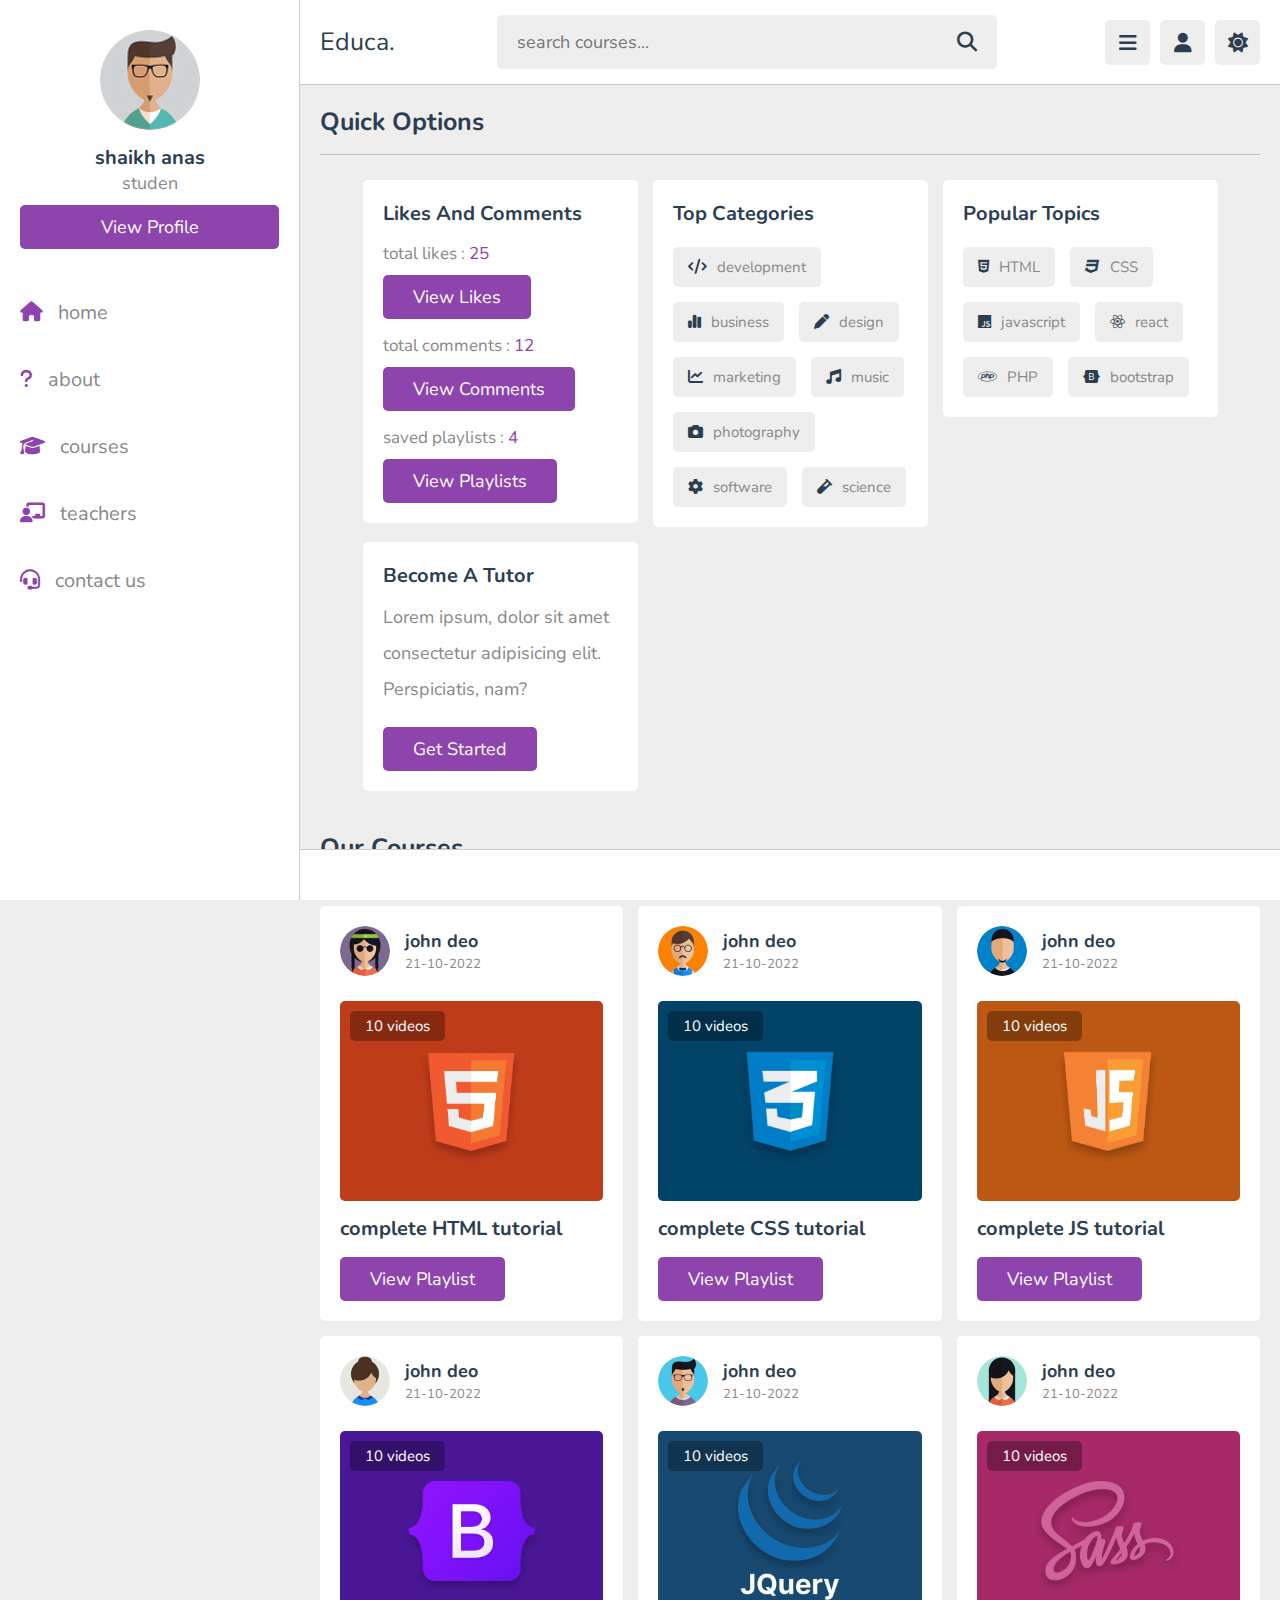
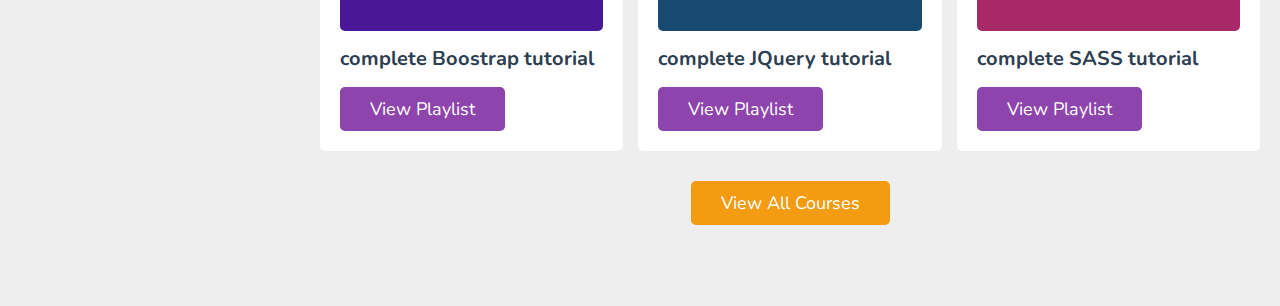
<file: task4/desgin/home.html>
<!DOCTYPE html>
<html lang="en">
<head>
   <meta charset="UTF-8">
   <meta http-equiv="X-UA-Compatible" content="IE=edge">
   <meta name="viewport" content="width=device-width, initial-scale=1.0">
   <title>home</title>

   <!-- font awesome cdn link  -->
   <link rel="stylesheet" href="https://cdnjs.cloudflare.com/ajax/libs/font-awesome/6.1.2/css/all.min.css">

   <!-- custom css file link  -->
   <link rel="stylesheet" href="css/style.css">

</head>
<body>

<header class="header">
   
   <section class="flex">

      <a href="home.html" class="logo">Educa.</a>

      <form action="search.html" method="post" class="search-form">
         <input type="text" name="search_box" required placeholder="search courses..." maxlength="100">
         <button type="submit" class="fas fa-search"></button>
      </form>

      <div class="icons">
         <div id="menu-btn" class="fas fa-bars"></div>
         <div id="search-btn" class="fas fa-search"></div>
         <div id="user-btn" class="fas fa-user"></div>
         <div id="toggle-btn" class="fas fa-sun"></div>
      </div>

      <div class="profile">
         <img src="images/pic-1.jpg" class="image" alt="">
         <h3 class="name">shaikh anas</h3>
         <p class="role">studen</p>
         <a href="profile.html" class="btn">view profile</a>
         <div class="flex-btn">
            <a href="login.html" class="option-btn">login</a>
            <a href="register.html" class="option-btn">register</a>
         </div>
      </div>

   </section>

</header>   

<div class="side-bar">

   <div id="close-btn">
      <i class="fas fa-times"></i>
   </div>

   <div class="profile">
      <img src="images/pic-1.jpg" class="image" alt="">
      <h3 class="name">shaikh anas</h3>
      <p class="role">studen</p>
      <a href="profile.html" class="btn">view profile</a>
   </div>

   <nav class="navbar">
      <a href="home.html"><i class="fas fa-home"></i><span>home</span></a>
      <a href="about.html"><i class="fas fa-question"></i><span>about</span></a>
      <a href="courses.html"><i class="fas fa-graduation-cap"></i><span>courses</span></a>
      <a href="teachers.html"><i class="fas fa-chalkboard-user"></i><span>teachers</span></a>
      <a href="contact.html"><i class="fas fa-headset"></i><span>contact us</span></a>
   </nav>

</div>

<section class="home-grid">

   <h1 class="heading">quick options</h1>

   <div class="box-container">

      <div class="box">
         <h3 class="title">likes and comments</h3>
         <p class="likes">total likes : <span>25</span></p>
         <a href="#" class="inline-btn">view likes</a>
         <p class="likes">total comments : <span>12</span></p>
         <a href="#" class="inline-btn">view comments</a>
         <p class="likes">saved playlists : <span>4</span></p>
         <a href="#" class="inline-btn">view playlists</a>
      </div>

      <div class="box">
         <h3 class="title">top categories</h3>
         <div class="flex">
            <a href="#"><i class="fas fa-code"></i><span>development</span></a>
            <a href="#"><i class="fas fa-chart-simple"></i><span>business</span></a>
            <a href="#"><i class="fas fa-pen"></i><span>design</span></a>
            <a href="#"><i class="fas fa-chart-line"></i><span>marketing</span></a>
            <a href="#"><i class="fas fa-music"></i><span>music</span></a>
            <a href="#"><i class="fas fa-camera"></i><span>photography</span></a>
            <a href="#"><i class="fas fa-cog"></i><span>software</span></a>
            <a href="#"><i class="fas fa-vial"></i><span>science</span></a>
         </div>
      </div>

      <div class="box">
         <h3 class="title">popular topics</h3>
         <div class="flex">
            <a href="#"><i class="fab fa-html5"></i><span>HTML</span></a>
            <a href="#"><i class="fab fa-css3"></i><span>CSS</span></a>
            <a href="#"><i class="fab fa-js"></i><span>javascript</span></a>
            <a href="#"><i class="fab fa-react"></i><span>react</span></a>
            <a href="#"><i class="fab fa-php"></i><span>PHP</span></a>
            <a href="#"><i class="fab fa-bootstrap"></i><span>bootstrap</span></a>
         </div>
      </div>

      <div class="box">
         <h3 class="title">become a tutor</h3>
         <p class="tutor">Lorem ipsum, dolor sit amet consectetur adipisicing elit. Perspiciatis, nam?</p>
         <a href="teachers.html" class="inline-btn">get started</a>
      </div>

   </div>

</section>



<section class="courses">

   <h1 class="heading">our courses</h1>

   <div class="box-container">

      <div class="box">
         <div class="tutor">
            <img src="images/pic-2.jpg" alt="">
            <div class="info">
               <h3>john deo</h3>
               <span>21-10-2022</span>
            </div>
         </div>
         <div class="thumb">
            <img src="images/thumb-1.png" alt="">
            <span>10 videos</span>
         </div>
         <h3 class="title">complete HTML tutorial</h3>
         <a href="playlist.html" class="inline-btn">view playlist</a>
      </div>

      <div class="box">
         <div class="tutor">
            <img src="images/pic-3.jpg" alt="">
            <div class="info">
               <h3>john deo</h3>
               <span>21-10-2022</span>
            </div>
         </div>
         <div class="thumb">
            <img src="images/thumb-2.png" alt="">
            <span>10 videos</span>
         </div>
         <h3 class="title">complete CSS tutorial</h3>
         <a href="playlist.html" class="inline-btn">view playlist</a>
      </div>

      <div class="box">
         <div class="tutor">
            <img src="images/pic-4.jpg" alt="">
            <div class="info">
               <h3>john deo</h3>
               <span>21-10-2022</span>
            </div>
         </div>
         <div class="thumb">
            <img src="images/thumb-3.png" alt="">
            <span>10 videos</span>
         </div>
         <h3 class="title">complete JS tutorial</h3>
         <a href="playlist.html" class="inline-btn">view playlist</a>
      </div>

      <div class="box">
         <div class="tutor">
            <img src="images/pic-5.jpg" alt="">
            <div class="info">
               <h3>john deo</h3>
               <span>21-10-2022</span>
            </div>
         </div>
         <div class="thumb">
            <img src="images/thumb-4.png" alt="">
            <span>10 videos</span>
         </div>
         <h3 class="title">complete Boostrap tutorial</h3>
         <a href="playlist.html" class="inline-btn">view playlist</a>
      </div>

      <div class="box">
         <div class="tutor">
            <img src="images/pic-6.jpg" alt="">
            <div class="info">
               <h3>john deo</h3>
               <span>21-10-2022</span>
            </div>
         </div>
         <div class="thumb">
            <img src="images/thumb-5.png" alt="">
            <span>10 videos</span>
         </div>
         <h3 class="title">complete JQuery tutorial</h3>
         <a href="playlist.html" class="inline-btn">view playlist</a>
      </div>

      <div class="box">
         <div class="tutor">
            <img src="images/pic-7.jpg" alt="">
            <div class="info">
               <h3>john deo</h3>
               <span>21-10-2022</span>
            </div>
         </div>
         <div class="thumb">
            <img src="images/thumb-6.png" alt="">
            <span>10 videos</span>
         </div>
         <h3 class="title">complete SASS tutorial</h3>
         <a href="playlist.html" class="inline-btn">view playlist</a>
      </div>

   </div>

   <div class="more-btn">
      <a href="courses.html" class="inline-option-btn">view all courses</a>
   </div>

</section>















<footer class="footer">

   <!-- &copy; copyright @ 2022 by <span>mr. web designer</span> | all rights reserved! -->

</footer>

<!-- custom js file link  -->
<script src="js/script.js"></script>

   
</body>
</html>
</file>
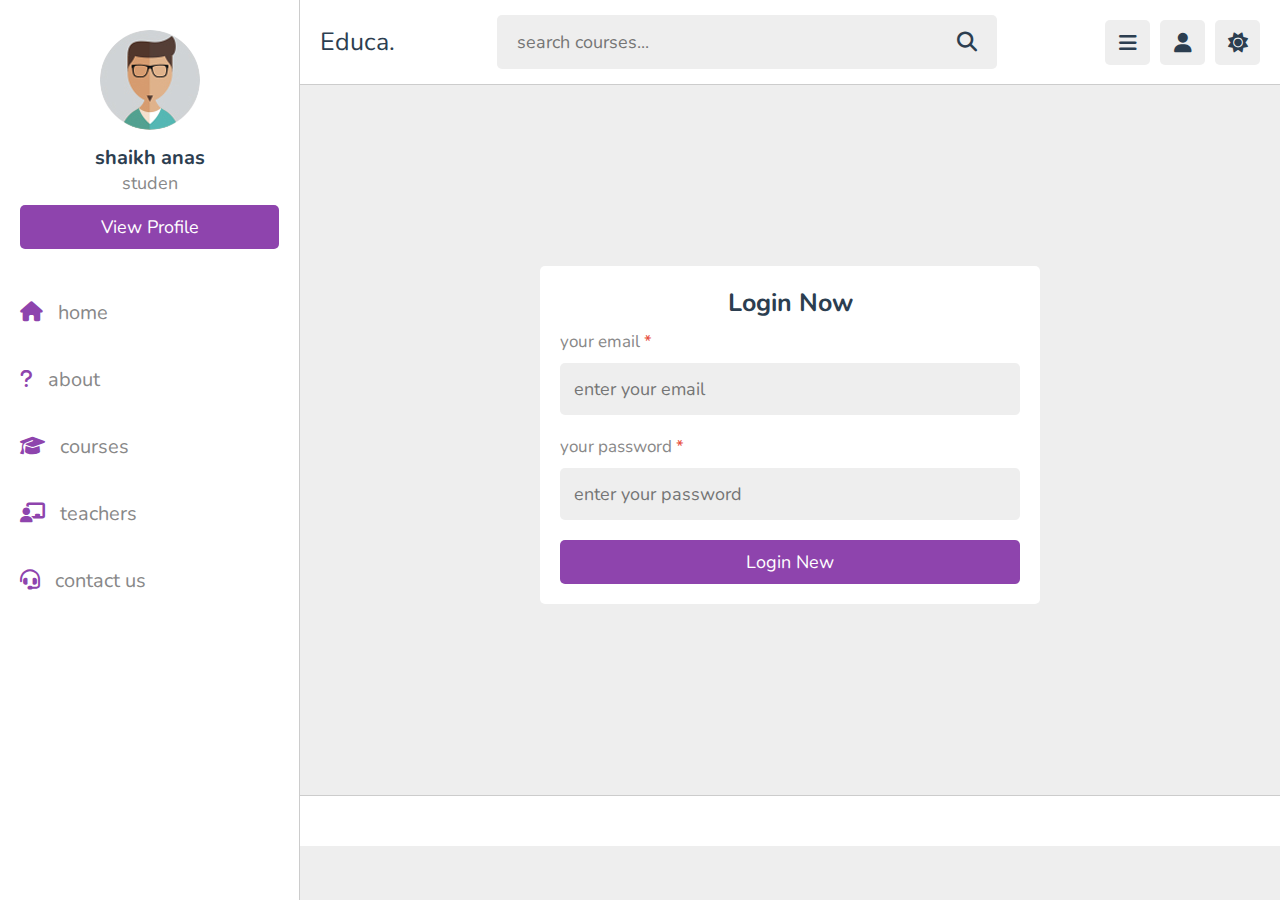
<file: task4/desgin/login.html>
<!DOCTYPE html>
<html lang="en">
<head>
   <meta charset="UTF-8">
   <meta http-equiv="X-UA-Compatible" content="IE=edge">
   <meta name="viewport" content="width=device-width, initial-scale=1.0">
   <title>login</title>

   <!-- font awesome cdn link  -->
   <link rel="stylesheet" href="https://cdnjs.cloudflare.com/ajax/libs/font-awesome/6.1.2/css/all.min.css">

   <!-- custom css file link  -->
   <link rel="stylesheet" href="css/style.css">

</head>
<body>

<header class="header">
   
   <section class="flex">

      <a href="home.html" class="logo">Educa.</a>

      <form action="search.html" method="post" class="search-form">
         <input type="text" name="search_box" required placeholder="search courses..." maxlength="100">
         <button type="submit" class="fas fa-search"></button>
      </form>

      <div class="icons">
         <div id="menu-btn" class="fas fa-bars"></div>
         <div id="search-btn" class="fas fa-search"></div>
         <div id="user-btn" class="fas fa-user"></div>
         <div id="toggle-btn" class="fas fa-sun"></div>
      </div>

      <div class="profile">
         <img src="images/pic-1.jpg" class="image" alt="">
         <h3 class="name">shaikh anas</h3>
         <p class="role">studen</p>
         <a href="profile.html" class="btn">view profile</a>
         <div class="flex-btn">
            <a href="login.html" class="option-btn">login</a>
            <a href="register.html" class="option-btn">register</a>
         </div>
      </div>

   </section>

</header>   

<div class="side-bar">

   <div id="close-btn">
      <i class="fas fa-times"></i>
   </div>

   <div class="profile">
      <img src="images/pic-1.jpg" class="image" alt="">
      <h3 class="name">shaikh anas</h3>
      <p class="role">studen</p>
      <a href="profile.html" class="btn">view profile</a>
   </div>

   <nav class="navbar">
      <a href="home.html"><i class="fas fa-home"></i><span>home</span></a>
      <a href="about.html"><i class="fas fa-question"></i><span>about</span></a>
      <a href="courses.html"><i class="fas fa-graduation-cap"></i><span>courses</span></a>
      <a href="teachers.html"><i class="fas fa-chalkboard-user"></i><span>teachers</span></a>
      <a href="contact.html"><i class="fas fa-headset"></i><span>contact us</span></a>
   </nav>

</div>

<section class="form-container">

   <form action="" method="post" enctype="multipart/form-data">
      <h3>login now</h3>
      <p>your email <span>*</span></p>
      <input type="email" name="email" placeholder="enter your email" required maxlength="50" class="box">
      <p>your password <span>*</span></p>
      <input type="password" name="pass" placeholder="enter your password" required maxlength="20" class="box">
      <input type="submit" value="login new" name="submit" class="btn">
   </form>

</section>















<footer class="footer">

   <!-- &copy; copyright @ 2022 by <span>mr. web designer</span> | all rights reserved! -->

</footer>

<!-- custom js file link  -->
<script src="js/script.js"></script>

   
</body>
</html>
</file>
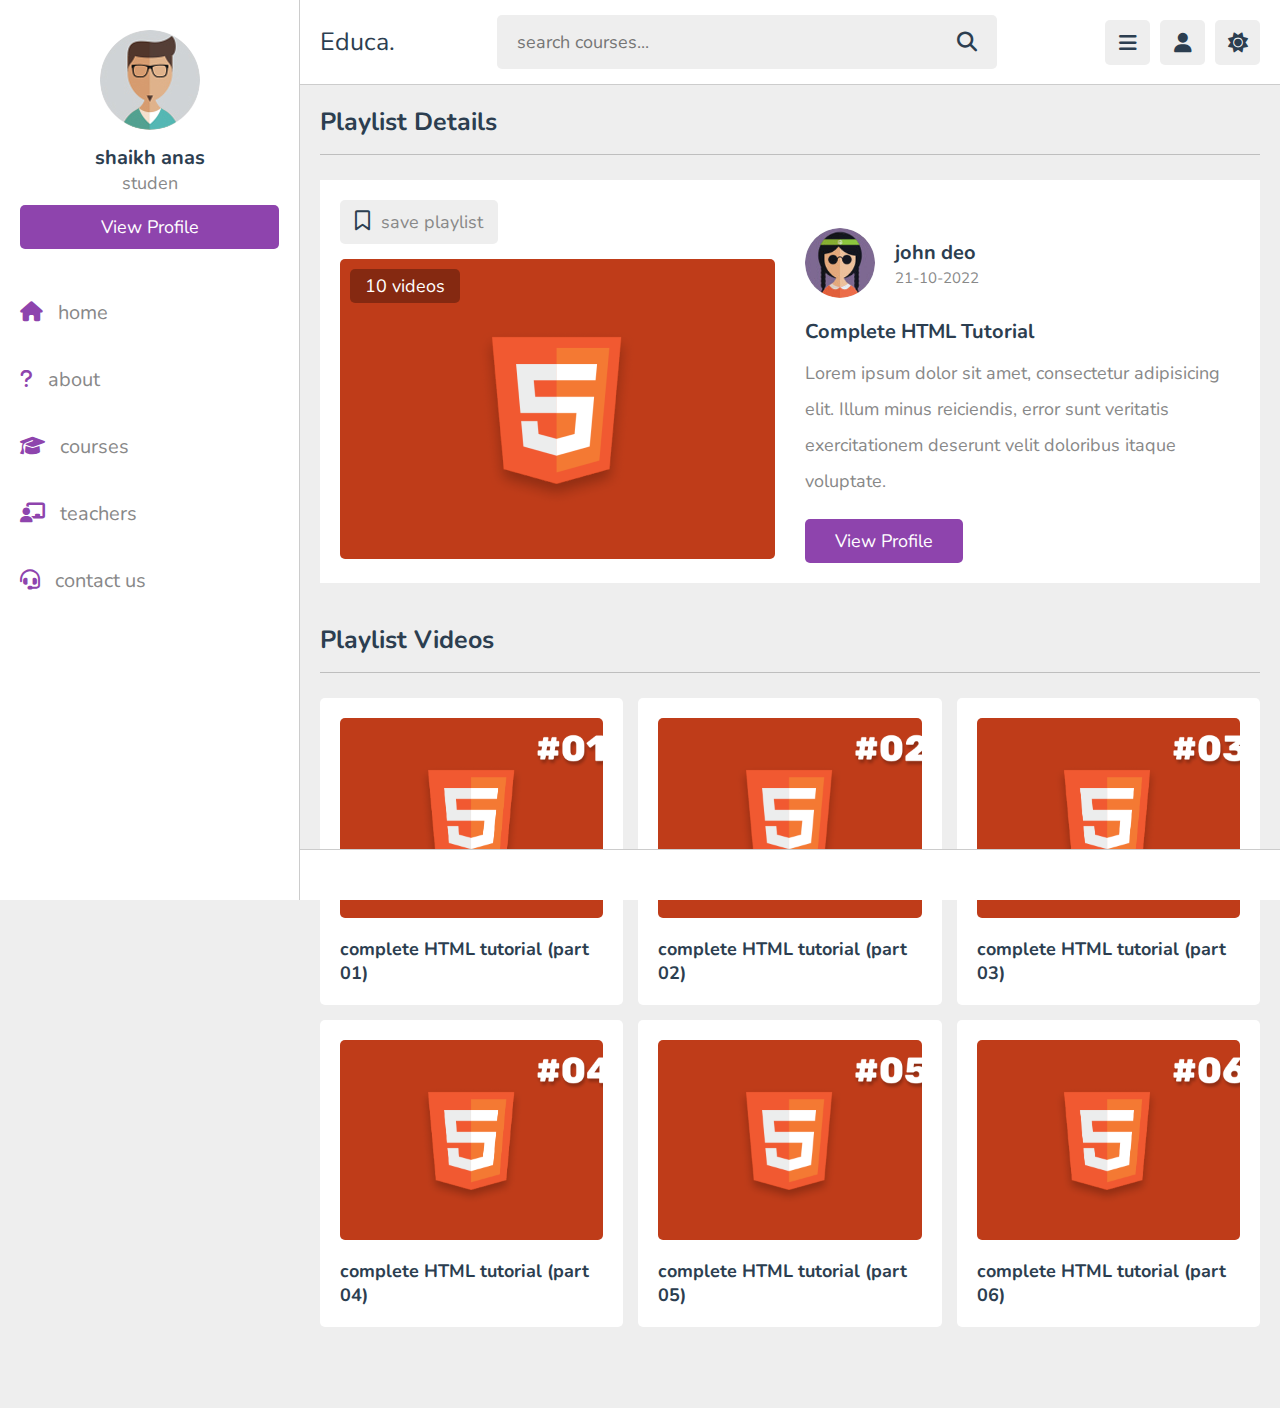
<file: task4/desgin/playlist.html>
<!DOCTYPE html>
<html lang="en">
<head>
   <meta charset="UTF-8">
   <meta http-equiv="X-UA-Compatible" content="IE=edge">
   <meta name="viewport" content="width=device-width, initial-scale=1.0">
   <title>video playlist</title>

   <!-- font awesome cdn link  -->
   <link rel="stylesheet" href="https://cdnjs.cloudflare.com/ajax/libs/font-awesome/6.1.2/css/all.min.css">

   <!-- custom css file link  -->
   <link rel="stylesheet" href="css/style.css">

</head>
<body>

<header class="header">
   
   <section class="flex">

      <a href="home.html" class="logo">Educa.</a>

      <form action="search.html" method="post" class="search-form">
         <input type="text" name="search_box" required placeholder="search courses..." maxlength="100">
         <button type="submit" class="fas fa-search"></button>
      </form>

      <div class="icons">
         <div id="menu-btn" class="fas fa-bars"></div>
         <div id="search-btn" class="fas fa-search"></div>
         <div id="user-btn" class="fas fa-user"></div>
         <div id="toggle-btn" class="fas fa-sun"></div>
      </div>

      <div class="profile">
         <img src="images/pic-1.jpg" class="image" alt="">
         <h3 class="name">shaikh anas</h3>
         <p class="role">studen</p>
         <a href="profile.html" class="btn">view profile</a>
         <div class="flex-btn">
            <a href="login.html" class="option-btn">login</a>
            <a href="register.html" class="option-btn">register</a>
         </div>
      </div>

   </section>

</header>   

<div class="side-bar">

   <div id="close-btn">
      <i class="fas fa-times"></i>
   </div>

   <div class="profile">
      <img src="images/pic-1.jpg" class="image" alt="">
      <h3 class="name">shaikh anas</h3>
      <p class="role">studen</p>
      <a href="profile.html" class="btn">view profile</a>
   </div>

   <nav class="navbar">
      <a href="home.html"><i class="fas fa-home"></i><span>home</span></a>
      <a href="about.html"><i class="fas fa-question"></i><span>about</span></a>
      <a href="courses.html"><i class="fas fa-graduation-cap"></i><span>courses</span></a>
      <a href="teachers.html"><i class="fas fa-chalkboard-user"></i><span>teachers</span></a>
      <a href="contact.html"><i class="fas fa-headset"></i><span>contact us</span></a>
   </nav>

</div>

<section class="playlist-details">

   <h1 class="heading">playlist details</h1>

   <div class="row">

      <div class="column">
         <form action="" method="post" class="save-playlist">
            <button type="submit"><i class="far fa-bookmark"></i> <span>save playlist</span></button>
         </form>
   
         <div class="thumb">
            <img src="images/thumb-1.png" alt="">
            <span>10 videos</span>
         </div>
      </div>
      <div class="column">
         <div class="tutor">
            <img src="images/pic-2.jpg" alt="">
            <div>
               <h3>john deo</h3>
               <span>21-10-2022</span>
            </div>
         </div>
   
         <div class="details">
            <h3>complete HTML tutorial</h3>
            <p>Lorem ipsum dolor sit amet, consectetur adipisicing elit. Illum minus reiciendis, error sunt veritatis exercitationem deserunt velit doloribus itaque voluptate.</p>
            <a href="teacher_profile.html" class="inline-btn">view profile</a>
         </div>
      </div>
   </div>

</section>

<section class="playlist-videos">

   <h1 class="heading">playlist videos</h1>

   <div class="box-container">

      <a class="box" href="watch-video.html">
         <i class="fas fa-play"></i>
         <img src="images/post-1-1.png" alt="">
         <h3>complete HTML tutorial (part 01)</h3>
      </a>

      <a class="box" href="watch-video.html">
         <i class="fas fa-play"></i>
         <img src="images/post-1-2.png" alt="">
         <h3>complete HTML tutorial (part 02)</h3>
      </a>

      <a class="box" href="watch-video.html">
         <i class="fas fa-play"></i>
         <img src="images/post-1-3.png" alt="">
         <h3>complete HTML tutorial (part 03)</h3>
      </a>

      <a class="box" href="watch-video.html">
         <i class="fas fa-play"></i>
         <img src="images/post-1-4.png" alt="">
         <h3>complete HTML tutorial (part 04)</h3>
      </a>

      <a class="box" href="watch-video.html">
         <i class="fas fa-play"></i>
         <img src="images/post-1-5.png" alt="">
         <h3>complete HTML tutorial (part 05)</h3>
      </a>

      <a class="box" href="watch-video.html">
         <i class="fas fa-play"></i>
         <img src="images/post-1-6.png" alt="">
         <h3>complete HTML tutorial (part 06)</h3>
      </a>

   </div>

</section>













<footer class="footer">

   <!-- &copy; copyright @ 2022 by <span>mr. web designer</span> | all rights reserved! -->

</footer>

<!-- custom js file link  -->
<script src="js/script.js"></script>

   
</body>
</html>
</file>
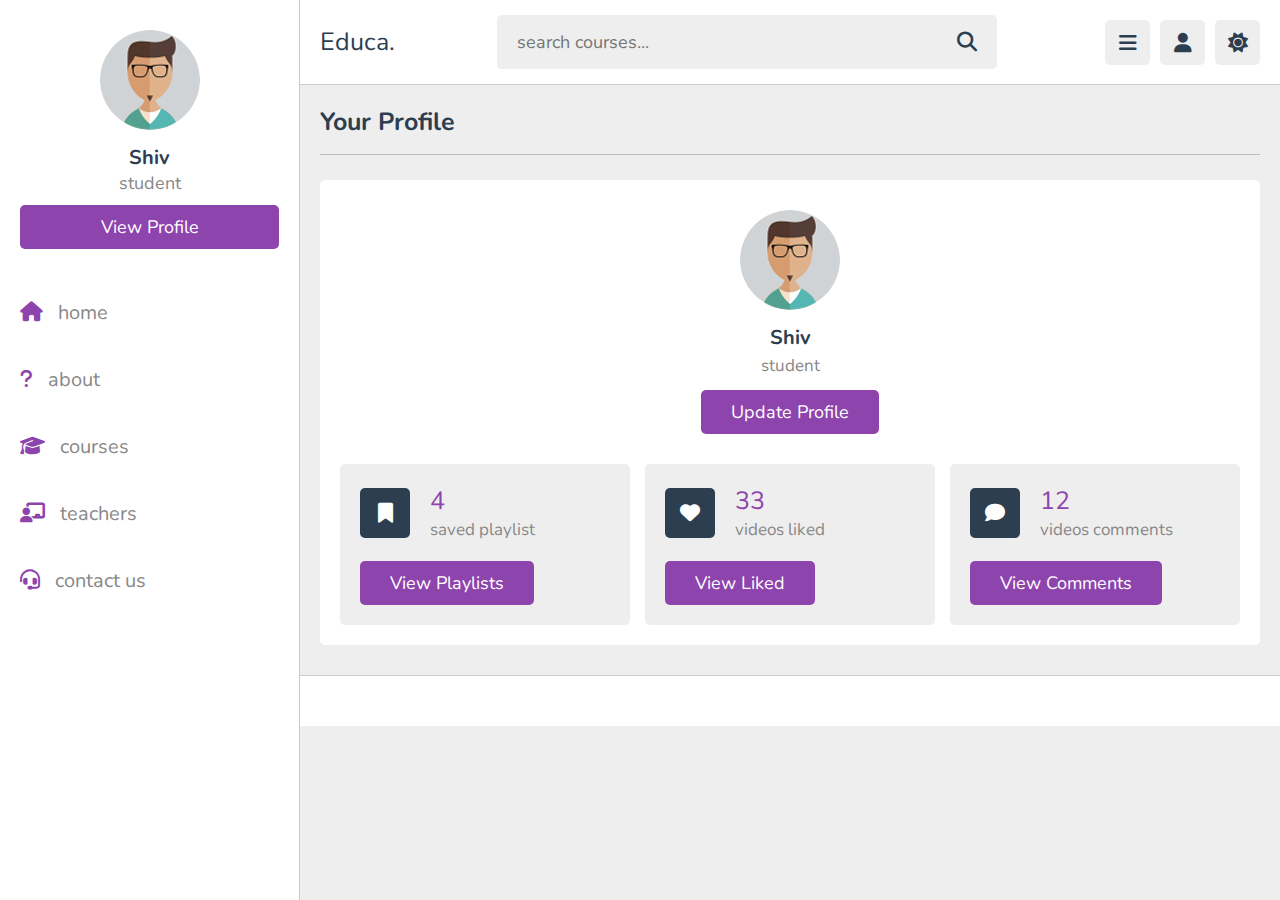
<file: task4/desgin/profile.html>
<!DOCTYPE html>
<html lang="en">
<head>
   <meta charset="UTF-8">
   <meta http-equiv="X-UA-Compatible" content="IE=edge">
   <meta name="viewport" content="width=device-width, initial-scale=1.0">
   <title>profile</title>

   <!-- font awesome cdn link  -->
   <link rel="stylesheet" href="https://cdnjs.cloudflare.com/ajax/libs/font-awesome/6.1.2/css/all.min.css">

   <!-- custom css file link  -->
   <link rel="stylesheet" href="css/style.css">

</head>
<body>

<header class="header">
   
   <section class="flex">

      <a href="home.html" class="logo">Educa.</a>

      <form action="search.html" method="post" class="search-form">
         <input type="text" name="search_box" required placeholder="search courses..." maxlength="100">
         <button type="submit" class="fas fa-search"></button>
      </form>

      <div class="icons">
         <div id="menu-btn" class="fas fa-bars"></div>
         <div id="search-btn" class="fas fa-search"></div>
         <div id="user-btn" class="fas fa-user"></div>
         <div id="toggle-btn" class="fas fa-sun"></div>
      </div>

      <div class="profile">
         <img src="images/pic-1.jpg" class="image" alt="">
         <h3 class="name">Shiv</h3>
         <p class="role">student</p>
         <a href="profile.html" class="btn">view profile</a>
         <div class="flex-btn">
            <a href="login.html" class="option-btn">login</a>
            <a href="register.html" class="option-btn">register</a>
         </div>
      </div>

   </section>

</header>   

<div class="side-bar">

   <div id="close-btn">
      <i class="fas fa-times"></i>
   </div>

   <div class="profile">
      <img src="images/pic-1.jpg" class="image" alt="">
      <h3 class="name">Shiv</h3>
      <p class="role">student</p>
      <a href="profile.html" class="btn">view profile</a>
   </div>

   <nav class="navbar">
      <a href="home.html"><i class="fas fa-home"></i><span>home</span></a>
      <a href="about.html"><i class="fas fa-question"></i><span>about</span></a>
      <a href="courses.html"><i class="fas fa-graduation-cap"></i><span>courses</span></a>
      <a href="teachers.html"><i class="fas fa-chalkboard-user"></i><span>teachers</span></a>
      <a href="contact.html"><i class="fas fa-headset"></i><span>contact us</span></a>
   </nav>

</div>

<section class="user-profile">

   <h1 class="heading">your profile</h1>

   <div class="info">

      <div class="user">
         <img src="images/pic-1.jpg" alt="">
         <h3>Shiv</h3>
         <p>student</p>
         <a href="update.html" class="inline-btn">update profile</a>
      </div>
   
      <div class="box-container">
   
         <div class="box">
            <div class="flex">
               <i class="fas fa-bookmark"></i>
               <div>
                  <span>4</span>
                  <p>saved playlist</p>
               </div>
            </div>
            <a href="#" class="inline-btn">view playlists</a>
         </div>
   
         <div class="box">
            <div class="flex">
               <i class="fas fa-heart"></i>
               <div>
                  <span>33</span>
                  <p>videos liked</p>
               </div>
            </div>
            <a href="#" class="inline-btn">view liked</a>
         </div>
   
         <div class="box">
            <div class="flex">
               <i class="fas fa-comment"></i>
               <div>
                  <span>12</span>
                  <p>videos comments</p>
               </div>
            </div>
            <a href="#" class="inline-btn">view comments</a>
         </div>
   
      </div>
   </div>

</section>














<footer class="footer">
<!-- 
   &copy; copyright @ 2022 by <span>mr. web designer</span> | all rights reserved! -->

</footer>

<!-- custom js file link  -->
<script src="js/script.js"></script>

   
</body>
</html>
</file>
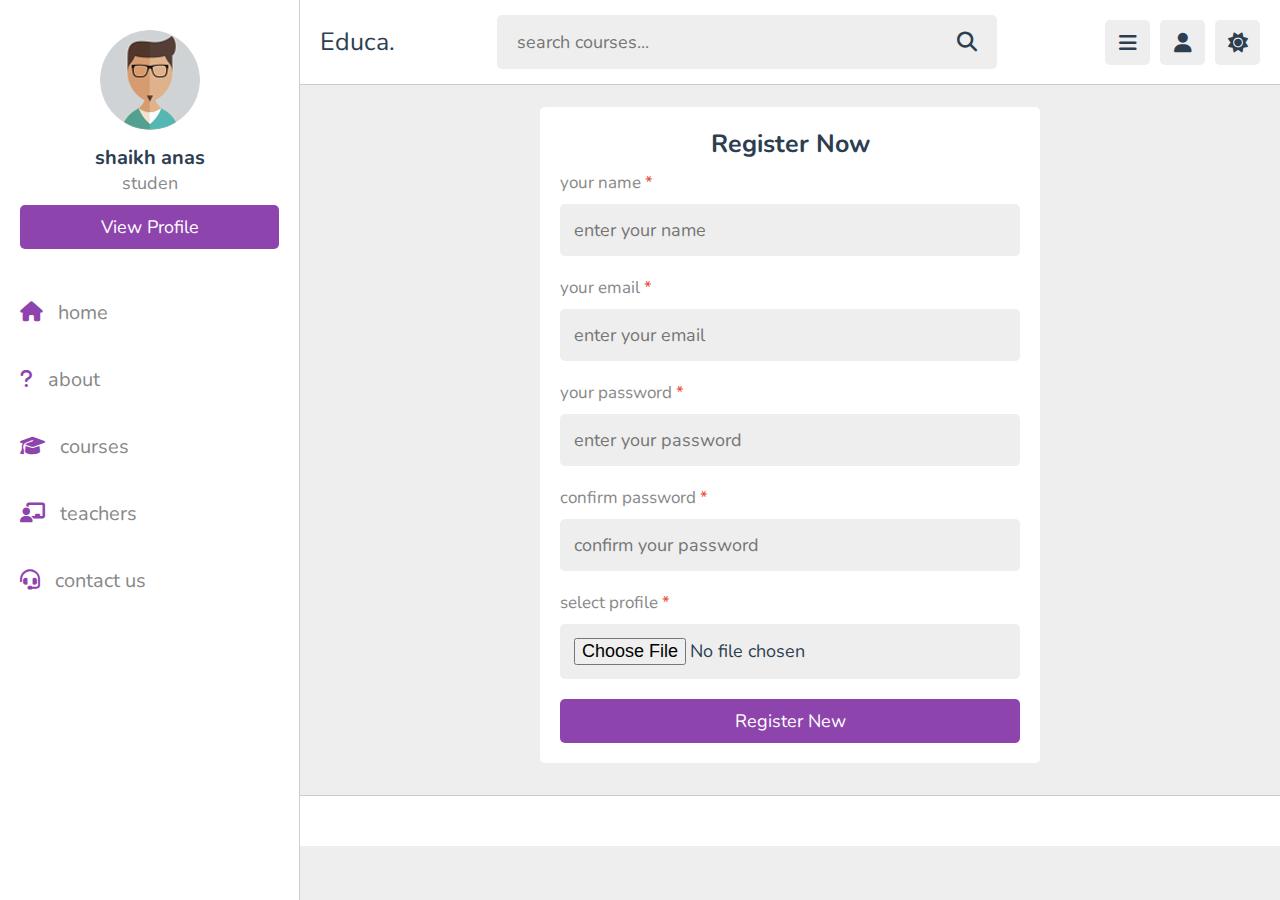
<file: task4/desgin/register.html>
<!DOCTYPE html>
<html lang="en">
<head>
   <meta charset="UTF-8">
   <meta http-equiv="X-UA-Compatible" content="IE=edge">
   <meta name="viewport" content="width=device-width, initial-scale=1.0">
   <title>register</title>

   <!-- font awesome cdn link  -->
   <link rel="stylesheet" href="https://cdnjs.cloudflare.com/ajax/libs/font-awesome/6.1.2/css/all.min.css">

   <!-- custom css file link  -->
   <link rel="stylesheet" href="css/style.css">

</head>
<body>

<header class="header">
   
   <section class="flex">

      <a href="home.html" class="logo">Educa.</a>

      <form action="search.html" method="post" class="search-form">
         <input type="text" name="search_box" required placeholder="search courses..." maxlength="100">
         <button type="submit" class="fas fa-search"></button>
      </form>

      <div class="icons">
         <div id="menu-btn" class="fas fa-bars"></div>
         <div id="search-btn" class="fas fa-search"></div>
         <div id="user-btn" class="fas fa-user"></div>
         <div id="toggle-btn" class="fas fa-sun"></div>
      </div>

      <div class="profile">
         <img src="images/pic-1.jpg" class="image" alt="">
         <h3 class="name">shaikh anas</h3>
         <p class="role">studen</p>
         <a href="profile.html" class="btn">view profile</a>
         <div class="flex-btn">
            <a href="login.html" class="option-btn">login</a>
            <a href="register.html" class="option-btn">register</a>
         </div>
      </div>

   </section>

</header>   

<div class="side-bar">

   <div id="close-btn">
      <i class="fas fa-times"></i>
   </div>

   <div class="profile">
      <img src="images/pic-1.jpg" class="image" alt="">
      <h3 class="name">shaikh anas</h3>
      <p class="role">studen</p>
      <a href="profile.html" class="btn">view profile</a>
   </div>

   <nav class="navbar">
      <a href="home.html"><i class="fas fa-home"></i><span>home</span></a>
      <a href="about.html"><i class="fas fa-question"></i><span>about</span></a>
      <a href="courses.html"><i class="fas fa-graduation-cap"></i><span>courses</span></a>
      <a href="teachers.html"><i class="fas fa-chalkboard-user"></i><span>teachers</span></a>
      <a href="contact.html"><i class="fas fa-headset"></i><span>contact us</span></a>
   </nav>

</div>

<section class="form-container">

   <form action="" method="post" enctype="multipart/form-data">
      <h3>register now</h3>
      <p>your name <span>*</span></p>
      <input type="text" name="name" placeholder="enter your name" required maxlength="50" class="box">
      <p>your email <span>*</span></p>
      <input type="email" name="email" placeholder="enter your email" required maxlength="50" class="box">
      <p>your password <span>*</span></p>
      <input type="password" name="pass" placeholder="enter your password" required maxlength="20" class="box">
      <p>confirm password <span>*</span></p>
      <input type="password" name="c_pass" placeholder="confirm your password" required maxlength="20" class="box">
      <p>select profile <span>*</span></p>
      <input type="file" accept="image/*" required class="box">
      <input type="submit" value="register new" name="submit" class="btn">
   </form>

</section>















<footer class="footer">

   <!-- &copy; copyright @ 2022 by <span>mr. web designer</span> | all rights reserved! -->

</footer>

<!-- custom js file link  -->
<script src="js/script.js"></script>

   
</body>
</html>
</file>
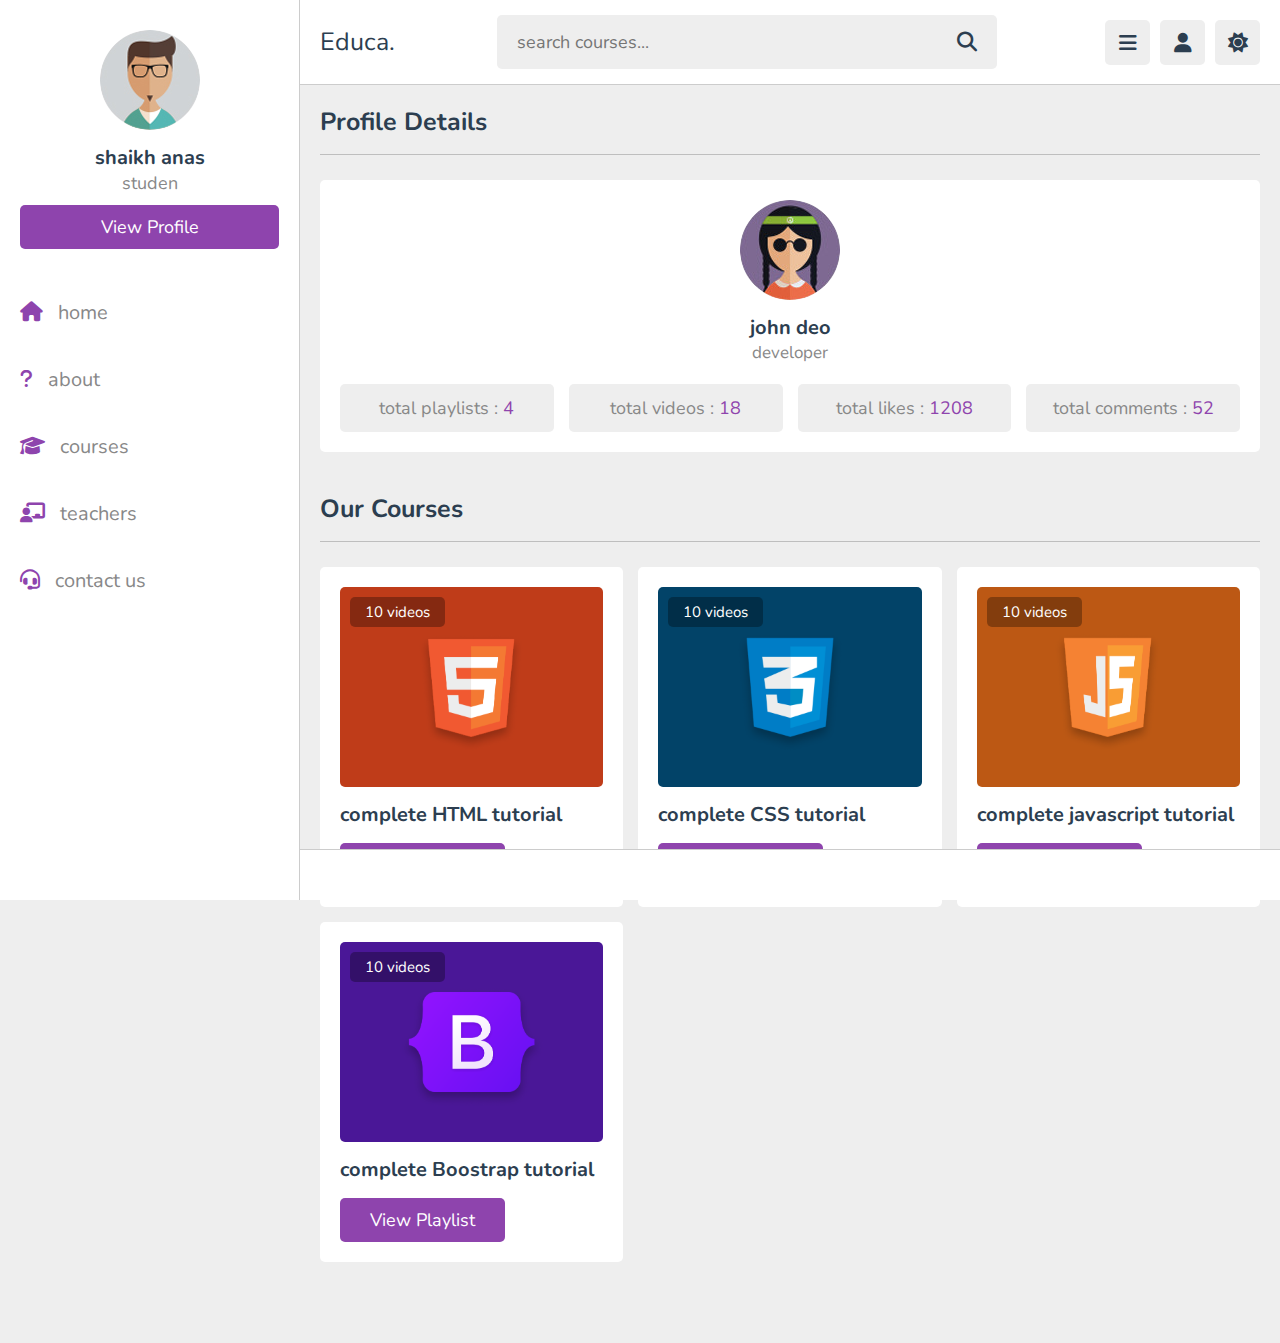
<file: task4/desgin/teacher_profile.html>
<!DOCTYPE html>
<html lang="en">
<head>
   <meta charset="UTF-8">
   <meta http-equiv="X-UA-Compatible" content="IE=edge">
   <meta name="viewport" content="width=device-width, initial-scale=1.0">
   <title>tutor profile</title>

   <!-- font awesome cdn link  -->
   <link rel="stylesheet" href="https://cdnjs.cloudflare.com/ajax/libs/font-awesome/6.1.2/css/all.min.css">

   <!-- custom css file link  -->
   <link rel="stylesheet" href="css/style.css">

</head>
<body>

<header class="header">
   
   <section class="flex">

      <a href="home.html" class="logo">Educa.</a>

      <form action="search.html" method="post" class="search-form">
         <input type="text" name="search_box" required placeholder="search courses..." maxlength="100">
         <button type="submit" class="fas fa-search"></button>
      </form>

      <div class="icons">
         <div id="menu-btn" class="fas fa-bars"></div>
         <div id="search-btn" class="fas fa-search"></div>
         <div id="user-btn" class="fas fa-user"></div>
         <div id="toggle-btn" class="fas fa-sun"></div>
      </div>

      <div class="profile">
         <img src="images/pic-1.jpg" class="image" alt="">
         <h3 class="name">shaikh anas</h3>
         <p class="role">studen</p>
         <a href="profile.html" class="btn">view profile</a>
         <div class="flex-btn">
            <a href="login.html" class="option-btn">login</a>
            <a href="register.html" class="option-btn">register</a>
         </div>
      </div>

   </section>

</header>   

<div class="side-bar">

   <div id="close-btn">
      <i class="fas fa-times"></i>
   </div>

   <div class="profile">
      <img src="images/pic-1.jpg" class="image" alt="">
      <h3 class="name">shaikh anas</h3>
      <p class="role">studen</p>
      <a href="profile.html" class="btn">view profile</a>
   </div>

   <nav class="navbar">
      <a href="home.html"><i class="fas fa-home"></i><span>home</span></a>
      <a href="about.html"><i class="fas fa-question"></i><span>about</span></a>
      <a href="courses.html"><i class="fas fa-graduation-cap"></i><span>courses</span></a>
      <a href="teachers.html"><i class="fas fa-chalkboard-user"></i><span>teachers</span></a>
      <a href="contact.html"><i class="fas fa-headset"></i><span>contact us</span></a>
   </nav>

</div>

<section class="teacher-profile">

   <h1 class="heading">profile details</h1>

   <div class="details">
      <div class="tutor">
         <img src="images/pic-2.jpg" alt="">
         <h3>john deo</h3>
         <span>developer</span>
      </div>
      <div class="flex">
         <p>total playlists : <span>4</span></p>
         <p>total videos : <span>18</span></p>
         <p>total likes : <span>1208</span></p>
         <p>total comments : <span>52</span></p>
      </div>
   </div>

</section>

<section class="courses">

   <h1 class="heading">our courses</h1>

   <div class="box-container">

      <div class="box">
         <div class="thumb">
            <img src="images/thumb-1.png" alt="">
            <span>10 videos</span>
         </div>
         <h3 class="title">complete HTML tutorial</h3>
         <a href="playlist.html" class="inline-btn">view playlist</a>
      </div>

      <div class="box">
         <div class="thumb">
            <img src="images/thumb-2.png" alt="">
            <span>10 videos</span>
         </div>
         <h3 class="title">complete CSS tutorial</h3>
         <a href="playlist.html" class="inline-btn">view playlist</a>
      </div>

      <div class="box">
         <div class="thumb">
            <img src="images/thumb-3.png" alt="">
            <span>10 videos</span>
         </div>
         <h3 class="title">complete javascript tutorial</h3>
         <a href="playlist.html" class="inline-btn">view playlist</a>
      </div>

      <div class="box">
         <div class="thumb">
            <img src="images/thumb-4.png" alt="">
            <span>10 videos</span>
         </div>
         <h3 class="title">complete Boostrap tutorial</h3>
         <a href="playlist.html" class="inline-btn">view playlist</a>
      </div>

   </div>

</section>












<footer class="footer">

   <!-- &copy; copyright @ 2022 by <span>mr. web designer</span> | all rights reserved! -->

</footer>

<!-- custom js file link  -->
<script src="js/script.js"></script>

   
</body>
</html>
</file>
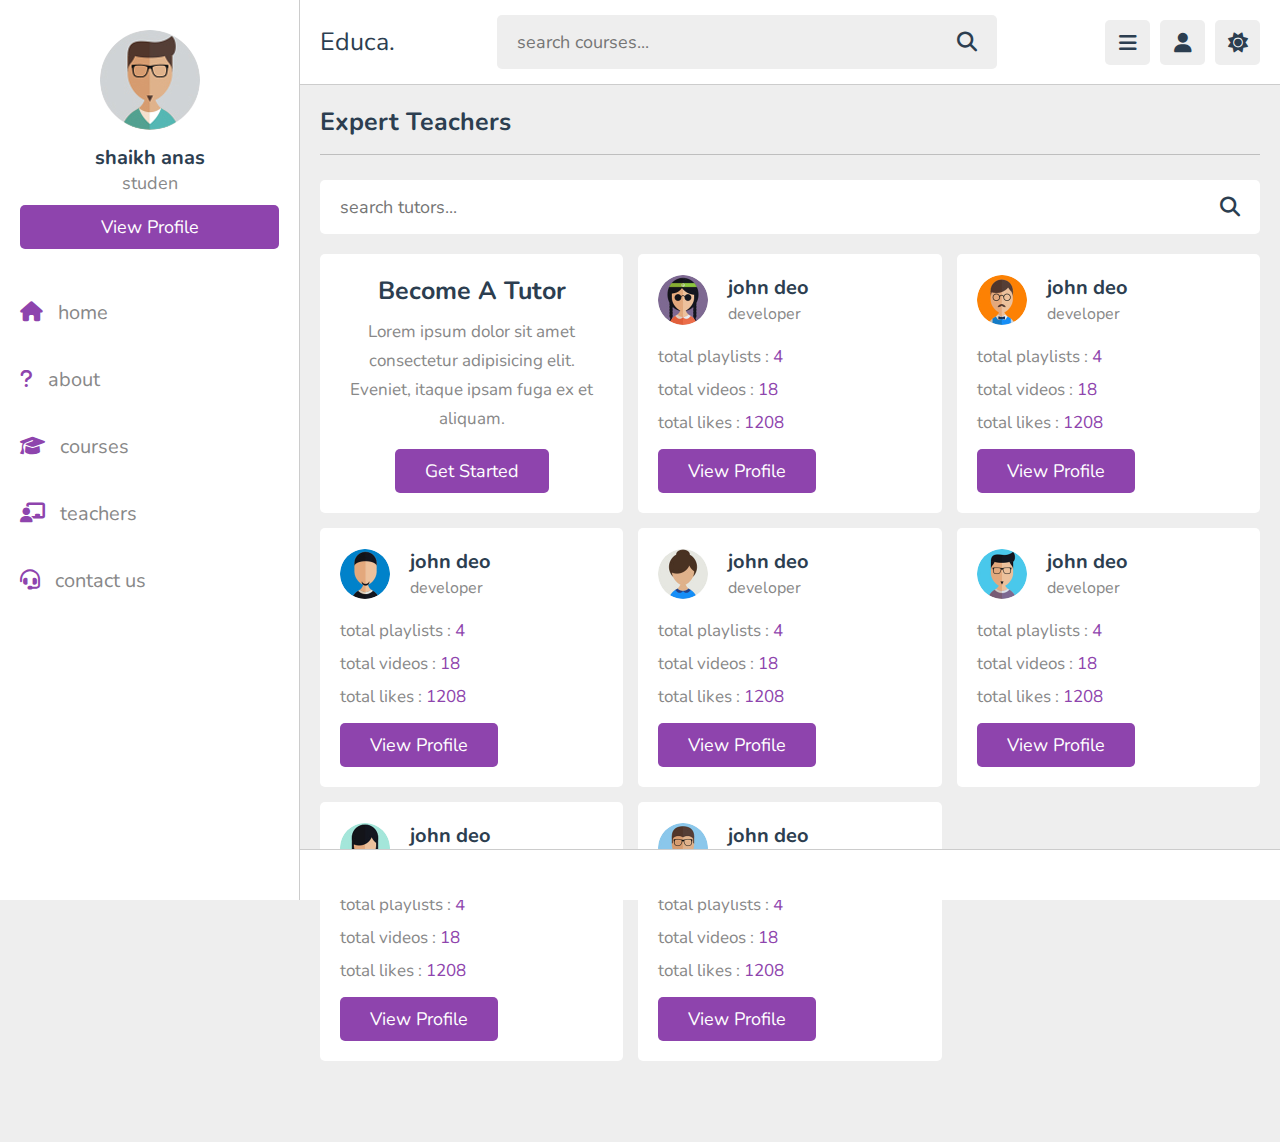
<file: task4/desgin/teachers.html>
<!DOCTYPE html>
<html lang="en">
<head>
   <meta charset="UTF-8">
   <meta http-equiv="X-UA-Compatible" content="IE=edge">
   <meta name="viewport" content="width=device-width, initial-scale=1.0">
   <title>teachers</title>

   <!-- font awesome cdn link  -->
   <link rel="stylesheet" href="https://cdnjs.cloudflare.com/ajax/libs/font-awesome/6.1.2/css/all.min.css">

   <!-- custom css file link  -->
   <link rel="stylesheet" href="css/style.css">

</head>
<body>

<header class="header">
   
   <section class="flex">

      <a href="home.html" class="logo">Educa.</a>

      <form action="search.html" method="post" class="search-form">
         <input type="text" name="search_box" required placeholder="search courses..." maxlength="100">
         <button type="submit" class="fas fa-search"></button>
      </form>

      <div class="icons">
         <div id="menu-btn" class="fas fa-bars"></div>
         <div id="search-btn" class="fas fa-search"></div>
         <div id="user-btn" class="fas fa-user"></div>
         <div id="toggle-btn" class="fas fa-sun"></div>
      </div>

      <div class="profile">
         <img src="images/pic-1.jpg" class="image" alt="">
         <h3 class="name">shaikh anas</h3>
         <p class="role">studen</p>
         <a href="profile.html" class="btn">view profile</a>
         <div class="flex-btn">
            <a href="login.html" class="option-btn">login</a>
            <a href="register.html" class="option-btn">register</a>
         </div>
      </div>

   </section>

</header>   

<div class="side-bar">

   <div id="close-btn">
      <i class="fas fa-times"></i>
   </div>

   <div class="profile">
      <img src="images/pic-1.jpg" class="image" alt="">
      <h3 class="name">shaikh anas</h3>
      <p class="role">studen</p>
      <a href="profile.html" class="btn">view profile</a>
   </div>

   <nav class="navbar">
      <a href="home.html"><i class="fas fa-home"></i><span>home</span></a>
      <a href="about.html"><i class="fas fa-question"></i><span>about</span></a>
      <a href="courses.html"><i class="fas fa-graduation-cap"></i><span>courses</span></a>
      <a href="teachers.html"><i class="fas fa-chalkboard-user"></i><span>teachers</span></a>
      <a href="contact.html"><i class="fas fa-headset"></i><span>contact us</span></a>
   </nav>

</div>

<section class="teachers">

   <h1 class="heading">expert teachers</h1>

   <form action="" method="post" class="search-tutor">
      <input type="text" name="search_box" placeholder="search tutors..." required maxlength="100">
      <button type="submit" class="fas fa-search" name="search_tutor"></button>
   </form>

   <div class="box-container">

      <div class="box offer">
         <h3>become a tutor</h3>
         <p>Lorem ipsum dolor sit amet consectetur adipisicing elit. Eveniet, itaque ipsam fuga ex et aliquam.</p>
         <a href="register.html" class="inline-btn">get started</a>
      </div>

      <div class="box">
         <div class="tutor">
            <img src="images/pic-2.jpg" alt="">
            <div>
               <h3>john deo</h3>
               <span>developer</span>
            </div>
         </div>
         <p>total playlists : <span>4</span></p>
         <p>total videos : <span>18</span></p>
         <p>total likes : <span>1208</span></p>
         <a href="teacher_profile.html" class="inline-btn">view profile</a>
      </div>

      <div class="box">
         <div class="tutor">
            <img src="images/pic-3.jpg" alt="">
            <div>
               <h3>john deo</h3>
               <span>developer</span>
            </div>
         </div>
         <p>total playlists : <span>4</span></p>
         <p>total videos : <span>18</span></p>
         <p>total likes : <span>1208</span></p>
         <a href="teacher_profile.html" class="inline-btn">view profile</a>
      </div>

      <div class="box">
         <div class="tutor">
            <img src="images/pic-4.jpg" alt="">
            <div>
               <h3>john deo</h3>
               <span>developer</span>
            </div>
         </div>
         <p>total playlists : <span>4</span></p>
         <p>total videos : <span>18</span></p>
         <p>total likes : <span>1208</span></p>
         <a href="teacher_profile.html" class="inline-btn">view profile</a>
      </div>

      <div class="box">
         <div class="tutor">
            <img src="images/pic-5.jpg" alt="">
            <div>
               <h3>john deo</h3>
               <span>developer</span>
            </div>
         </div>
         <p>total playlists : <span>4</span></p>
         <p>total videos : <span>18</span></p>
         <p>total likes : <span>1208</span></p>
         <a href="teacher_profile.html" class="inline-btn">view profile</a>
      </div>

      <div class="box">
         <div class="tutor">
            <img src="images/pic-6.jpg" alt="">
            <div>
               <h3>john deo</h3>
               <span>developer</span>
            </div>
         </div>
         <p>total playlists : <span>4</span></p>
         <p>total videos : <span>18</span></p>
         <p>total likes : <span>1208</span></p>
         <a href="teacher_profile.html" class="inline-btn">view profile</a>
      </div>

      <div class="box">
         <div class="tutor">
            <img src="images/pic-7.jpg" alt="">
            <div>
               <h3>john deo</h3>
               <span>developer</span>
            </div>
         </div>
         <p>total playlists : <span>4</span></p>
         <p>total videos : <span>18</span></p>
         <p>total likes : <span>1208</span></p>
         <a href="teacher_profile.html" class="inline-btn">view profile</a>
      </div>

      <div class="box">
         <div class="tutor">
            <img src="images/pic-8.jpg" alt="">
            <div>
               <h3>john deo</h3>
               <span>developer</span>
            </div>
         </div>
         <p>total playlists : <span>4</span></p>
         <p>total videos : <span>18</span></p>
         <p>total likes : <span>1208</span></p>
         <a href="teacher_profile.html" class="inline-btn">view profile</a>
      </div>

   </div>

</section>














<footer class="footer">
<!-- 
   &copy; copyright @ 2022 by <span>mr. web designer</span> | all rights reserved! -->

</footer>

<!-- custom js file link  -->
<script src="js/script.js"></script>

   
</body>
</html>
</file>
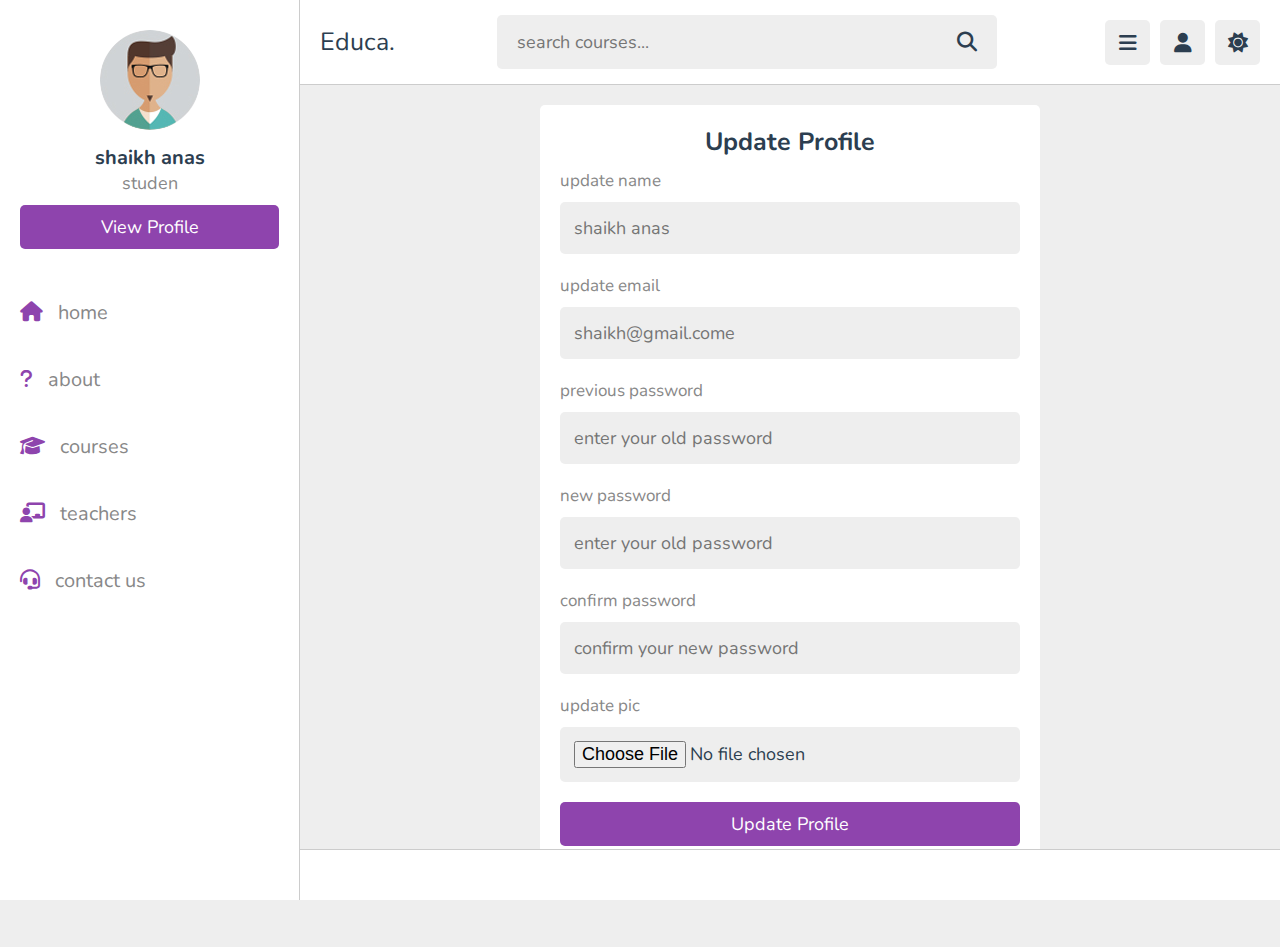
<file: task4/desgin/update.html>
<!DOCTYPE html>
<html lang="en">
<head>
   <meta charset="UTF-8">
   <meta http-equiv="X-UA-Compatible" content="IE=edge">
   <meta name="viewport" content="width=device-width, initial-scale=1.0">
   <title>update</title>

   <!-- font awesome cdn link  -->
   <link rel="stylesheet" href="https://cdnjs.cloudflare.com/ajax/libs/font-awesome/6.1.2/css/all.min.css">

   <!-- custom css file link  -->
   <link rel="stylesheet" href="css/style.css">

</head>
<body>

<header class="header">
   
   <section class="flex">

      <a href="home.html" class="logo">Educa.</a>

      <form action="search.html" method="post" class="search-form">
         <input type="text" name="search_box" required placeholder="search courses..." maxlength="100">
         <button type="submit" class="fas fa-search"></button>
      </form>

      <div class="icons">
         <div id="menu-btn" class="fas fa-bars"></div>
         <div id="search-btn" class="fas fa-search"></div>
         <div id="user-btn" class="fas fa-user"></div>
         <div id="toggle-btn" class="fas fa-sun"></div>
      </div>

      <div class="profile">
         <img src="images/pic-1.jpg" class="image" alt="">
         <h3 class="name">shaikh anas</h3>
         <p class="role">studen</p>
         <a href="profile.html" class="btn">view profile</a>
         <div class="flex-btn">
            <a href="login.html" class="option-btn">login</a>
            <a href="register.html" class="option-btn">register</a>
         </div>
      </div>

   </section>

</header>   

<div class="side-bar">

   <div id="close-btn">
      <i class="fas fa-times"></i>
   </div>

   <div class="profile">
      <img src="images/pic-1.jpg" class="image" alt="">
      <h3 class="name">shaikh anas</h3>
      <p class="role">studen</p>
      <a href="profile.html" class="btn">view profile</a>
   </div>

   <nav class="navbar">
      <a href="home.html"><i class="fas fa-home"></i><span>home</span></a>
      <a href="about.html"><i class="fas fa-question"></i><span>about</span></a>
      <a href="courses.html"><i class="fas fa-graduation-cap"></i><span>courses</span></a>
      <a href="teachers.html"><i class="fas fa-chalkboard-user"></i><span>teachers</span></a>
      <a href="contact.html"><i class="fas fa-headset"></i><span>contact us</span></a>
   </nav>

</div>

<section class="form-container">

   <form action="" method="post" enctype="multipart/form-data">
      <h3>update profile</h3>
      <p>update name</p>
      <input type="text" name="name" placeholder="shaikh anas" maxlength="50" class="box">
      <p>update email</p>
      <input type="email" name="email" placeholder="shaikh@gmail.come" maxlength="50" class="box">
      <p>previous password</p>
      <input type="password" name="old_pass" placeholder="enter your old password" maxlength="20" class="box">
      <p>new password</p>
      <input type="password" name="new_pass" placeholder="enter your old password" maxlength="20" class="box">
      <p>confirm password</p>
      <input type="password" name="c_pass" placeholder="confirm your new password" maxlength="20" class="box">
      <p>update pic</p>
      <input type="file" accept="image/*" class="box">
      <input type="submit" value="update profile" name="submit" class="btn">
   </form>

</section>















<footer class="footer">

   <!-- &copy; copyright @ 2022 by <span>mr. web designer</span> | all rights reserved! -->

</footer>

<!-- custom js file link  -->
<script src="js/script.js"></script>

   
</body>
</html>
</file>
<file: TASK 2/quiz/quiz.css>
:root {
    background-color: rgb(240, 251, 255);
    font-size: 62.5%;
    
    background-position: 100% 100%;
}
  
  * {
    box-sizing: border-box;
    font-family: Arial, Helvetica, sans-serif;
    margin: 0;
    padding: 0;
    color: #333;
  }
  
  h1,
  h2,
  h3,
  h4 {
    margin-bottom: 1rem;
  }
  
  h1 {
    font-size: 5.4rem;
    color: #f1e02a;
    margin-bottom: 5rem;
    
  }
  
  h1 > span {
    font-size: 2.4rem;
    font-weight: 500;
  }
  
  h2 {
    font-size: 4.2rem;
    margin-bottom: 4rem;
    font-weight: 700;
  }
  
  h3 {
    font-size: 2.8rem;
    font-weight: 500;
  }
  
  /* UTILITIES */
  
  .container {
    width: 100vw;
    height: 100vh;
    display: flex;
    justify-content: center;
    align-items: center;
    max-width: 80rem;
    margin: 0 auto;
    padding: 2rem;
  }
  
  .container > * {
    width: 100%;
  }
  
  .flex-column {
    display: flex;
    flex-direction: column;
  }
  
  .flex-center {
    justify-content: center;
    align-items: center;
  }
  
  .justify-center {
    justify-content: center;
  }
  
  .text-center {
    text-align: center;
  }
  
  .hidden {
    display: none;
  }
  
  /* BUTTONS */
  .btn {
    font-size: 2rem;
    font-weight: bold;
    padding: 1rem 0;
    width: 18rem;
    text-align: center;
    border: 0.2rem solid rgb(216, 240, 240);
    margin-bottom: 1rem;
    text-decoration: none;
    color: #f1e02a;
    background-color: white;
    border-radius: 50%;
  }
  
  .btn:hover {
    cursor: pointer;
    box-shadow: 0 0.4rem 1.4rem 0 #15331d;
    transform: translateY(-0.1rem);
    transition: transform 150ms;
  }
  
  .btn[disabled]:hover {
    cursor: not-allowed;
    box-shadow: none;
    transform: none;
  }
</file>
<file: TASK 1/landing page/style.css>
@import url('https://fonts.googleapis.com/css2?family=Poppins:wght@300;400;500;600;700;800;900&display=swap');
*{
    margin: 0;
    padding: 0;
    box-sizing: border-box;
    text-decoration: none;
    border: none;
    outline: none;
    scroll-behavior: smooth;
    font-family: 'Poppins',sans-serif;
}


:root{
    --bg-color: #3a3838;
    --second-bg-color: #182731;
    --text-color: #60dce4;
    --main-color: #c44299;
}

html{
    font-size: 62.5%;
    overflow-x: hidden;
}
body{
    background: var(--bg-color);
    color: var(--text-color);
}

.logo{
    font-size: 2.5rem;
    color: var(--text-color);
    font-weight: 600;
}
.navbar a{
    font-size: 1.7rem;
    color: var(--text-color);
    font-weight: 500;
    margin-left: 3.5rem;
    transform-origin: .3s;
}
.navbar a:hover,
.navbar a.active{
    color: var(--main-color);
}

#menu{
    font-size: 3.6rem;
    color: var(--text-color);
    cursor: pointer;
    display: none;
}

section{
    min-height: 100vh;
    padding: 10rem 9% 2rem;
}

.btn:hover{
    color: rgb(244, 234, 234);
   
}

.home-content h1{
    font-size: 5.5rem;
    font-weight: 700;
    line-height: 1.3;
    color: transparent;
    -webkit-text-stroke: .6px  #ededed;
    width: 50%;
    height: 50%;
}

.btn-box{
    position: relative;
    display: flex;
    justify-content: space-between;
    width: 34.5rem;
    height: 5rem;
    font-size: 5px;
}
.btn-box .btn{
    position: relative;
    display: inline-flex;
    justify-content: center;
    align-items: center;
    width: 15rem;
    height: 100%;
    background: #f1b5dd;
    border: .2rem solid black;
    border-radius: .8rem;
    font-size: 20px;
    letter-spacing: .1rem;
    color: var(--bg-color);
}
#mynav{
    background-color: #f1b5dd;
    text-align: center;
    
}
.home-sci a{
    position: relative;
    display: inline-flex;
    justify-content: center;
    align-items: center;
    width: 40px;
    height: 40px;
    background: transparent;
    border: .2rem solid var(--main-color);
    border-radius: 50%;
    font-size: 20px;
    color: var(--main-color);
}
.about{
    padding: 50px 40px 40px 30px;
   
}
.about-content {
    width: 100%;
    padding: 20px;
    height: 50%;
    border: 1px solid #ccc;
    border-radius: 5px;
}


.responsive {
  width: auto;
  max-width: 400px;
  
  float: right;
  position: relative;
  top: -350px;
  right: 5px;
  border: 3px solid white;
  border-radius: 10px;
}



.h1, .h2, .h3, h1, h2, h3 {
    margin-top: 20px;
    margin-bottom: 20px;
    color: white;
}

h2 {
    color: #816a6a;
    font-size: 30px;
    font-weight: bold;
}

h4 {
    color: #272525;
    font-size: 25px;
}

.para2 {
    color: #f4f0f0;
    font-size: 20px;
    line-height: 1.5;
}




  
.navbar-inverse {
    background-color: #f1b5dd;
    border: none;
    position: fixed;
    width: 100%;
}
.navbar-inverse .navbar-nav>li>a {
    display: flex;
    color: #000000;
    font-size: 25px;
    
}
.pro{
    border: 3px solid white;
    margin: 10px;
    padding-left: 10px;
    padding-right: 10px;
    padding-bottom: 10px;
}
.pro p{
    font-family: 'Times New Roman', Times, serif;
    font-size: 30px;
    color: #f1b5dd;
}
.pro button{
    font-family: Arial, Helvetica, sans-serif;
    font-size: 20px;
    
    background-color: #f1b5dd;
    color: #000000;
    border-radius: 4px;
    align-items: center;
    padding: 5px 5px 5px 5px;
}
.pro button:hover{
    background-color: #ffffff;
    
}
.pro img{
    border: 1px solid #f1b5dd;
    border-radius: 3px;
    
}
.pro img:hover{
    transition: all 5s;
    transform: scale(1.1);
    opacity: 1;
}
.cform{
    max-width: 600px;
  margin: 0 auto;
  padding: 20px;
  background-color: #f8f8f8;
  border-radius: 10px;
}
.ch{
    color: #000000;
}
.cform table{
    width: 100%;
    border-collapse: collapse;
}
.cform tr:nth-child(even) {
    background-color: #f2f2f2;
  }
.cform tr, td {
    padding: 10px;
  }
.cform h1 {
    text-align: center;
    margin-bottom: 20px;
  }
.cform label {
    font-weight: bold;
    color: #f1b5dd;
  }
  .cform input[type="text"],
  input[type="email"],
  input[type="tel"],
  textarea {
    width: 100%;
    padding: 8px;
    border: 1px solid #ccc;
    border-radius: 4px;
    box-sizing: border-box;
    color: black;
  }
  .cform textarea {
    height: 100px;
  }
  .cform input[type="submit"] {
    background-color: #ffffff;
    color: white;
    padding: 10px 20px;
    border: none;
    border-radius: 4px;
    cursor: pointer;
    font-size: 16px;
  }
.cform input[type="submit"],input[type="reset"]:hover {
    background-color: #45a049;
  }
  .contact button{
    font-family: Arial, Helvetica, sans-serif;
    font-size: 20px;
    
    background-color: #f1b5dd;
    color: #000000;
    border: 2px solid black;
    border-radius: 4px;
    align-items: center;
    padding: 5px 5px 5px 5px;
  }
  .contact button:hover{
   background-color: white;
   
  }
</file>
<file: TASK 2/quiz/style.css>
@import url('https://fonts.googleapis.com/css2?family=Poppins:wght@300;400;500;600;700;800;900&display=swap');

*{
    margin: 0;
    padding: 0;
    box-sizing: border-box;
    font-family: Cambria, Cochin, Georgia, Times, 'Times New Roman', serif;
    font-weight: 300;
}

html{
    font-size: 62.5%;
}
.main-div{
    width: 100vw;
    min-height: 100vh;
    display: grid;
    place-items: center;
    background-color: rgb(216, 240, 240);
}
.inner-div{
    width: 40vw;
    background-color: white;
    padding: 3rem 8rem;
    border-radius: 1rem;
    box-shadow: 0 1rem 1rem black;
}
.inner-div h2{
    font-size: 3.5rem;
    font-weight: 400;
    margin-top: 1rem 0 4rem 0;
}
.inner-div li{
    font-size: 2rem;
    margin: 1.5rem;
    list-style: none;
}


input{
    cursor: pointer;
}
#submit, .btn{
    padding: 1rem 3rem;
    outline: none;
    font-size: 2rem;
    font-size: 400;
    display: block;
    margin: auto;
    border: none;
    text-transform: uppercase;
    color: black;
    background: rgb(176, 173, 173);
    margin-top: 4rem;
    cursor: pointer;
}
#submit:hover{
    background-color: rgb(216, 240, 240);
}
#showscore{
    background-color: bisque;
    margin-top: 3rem;
    padding: 3rem 4rem;
    box-shadow: 0 1rem 1rem black;

}
#showscore h3{
    font-size: 3rem;
    text-align: center;
}
#showscore .btn{
    margin-top: 2rem;
    background-color: rgb(176, 173, 173);
    color: black;
}
#showscore .btn:hover{
    background-color: rgb(216, 240, 240);
}

.scorearea{
    display: none;

}
</file>
<file: task4/desgin/css/style.css>
@import url('https://fonts.googleapis.com/css2?family=Nunito:wght@200;300;400;500;600;700&display=swap');

:root{
   --main-color:#8e44ad;
   --red:#e74c3c;
   --orange:#f39c12;
   --light-color:#888;
   --light-bg:#eee;
   --black:#2c3e50;
   --white:#fff;
   --border:.1rem solid rgba(0,0,0,.2);
}

*{
   font-family: 'Nunito', sans-serif;
   margin:0; padding:0;
   box-sizing: border-box;
   outline: none; border:none;
   text-decoration: none;
}

*::selection{
   background-color: var(--main-color);
   color:#fff;
}

html{
   font-size: 62.5%;
   overflow-x: hidden;
}

html::-webkit-scrollbar{
   width: 1rem;
   height: .5rem;
}

html::-webkit-scrollbar-track{
   background-color: transparent;
}

html::-webkit-scrollbar-thumb{
   background-color: var(--main-color);
}

body{
   background-color: var(--light-bg);
   padding-left: 30rem;
}

body.dark{
   --light-color:#aaa;
   --light-bg:#333;
   --black:#fff;
   --white:#222;
   --border:.1rem solid rgba(255,255,255,.2);
}

body.active{
   padding-left: 0;
}

section{
   padding:2rem;
   margin: 0 auto;
   max-width: 1200px;
}

.heading{
   font-size: 2.5rem;
   color:var(--black);
   margin-bottom: 2.5rem;
   border-bottom: var(--border);
   padding-bottom: 1.5rem;
   text-transform: capitalize;
}

.inline-btn,
.inline-option-btn,
.inline-delete-btn,
.btn,
.delete-btn,
.option-btn{
   border-radius: .5rem;
   color:#fff;
   font-size: 1.8rem;
   cursor: pointer;
   text-transform: capitalize;
   padding:1rem 3rem;
   text-align: center;
   margin-top: 1rem;
}

.btn,
.delete-btn,
.option-btn{
   display: block;
   width: 100%;
}

.inline-btn,
.inline-option-btn,
.inline-delete-btn{
   display: inline-block;
}

.btn,
.inline-btn{
   background-color: var(--main-color);
}

.option-btn,
.inline-option-btn{
   background-color:var(--orange);
}

.delete-btn,
.inline-delete-btn{
   background-color: var(--red);
}

.inline-btn:hover,
.inline-option-btn:hover,
.inline-delete-btn:hover,
.btn:hover,
.delete-btn:hover,
.option-btn:hover{
   background-color: var(--black);
   color: var(--white);
}

.flex-btn{
   display: flex;
   gap: 1rem;
}

.header{
   position: sticky;
   top:0; left:0; right: 0;
   background-color: var(--white);
   z-index: 1000;
   border-bottom: var(--border);
}

.header .flex{
   display: flex;
   align-items: center;
   justify-content: space-between;
   position: relative;
   padding: 1.5rem 2rem;
}

.header .flex .logo{
   font-size: 2.5rem;
   color: var(--black);
}

.header .flex .search-form{
   width: 50rem;
   border-radius: .5rem;
   background-color: var(--light-bg);
   padding:1.5rem 2rem;
   display: flex;
   gap:2rem;

}

.header .flex .search-form input{
   width: 100%;
   font-size: 1.8rem;
   color:var(--black);
   background:none;
}

.header .flex .search-form button{
   background:none;
   font-size: 2rem;
   cursor: pointer;
   color:var(--black);
}

.header .flex .search-form button:hover{
   color: var(--main-color);
}

.header .flex .icons div{
   font-size: 2rem;
   color:var(--black);
   background-color: var(--light-bg);
   border-radius: .5rem;
   height: 4.5rem;
   width: 4.5rem;
   line-height: 4.5rem;
   cursor: pointer;
   text-align: center;
   margin-left: .7rem;
}

.header .flex .icons div:hover{
   background-color: var(--black);
   color:var(--white);
}

.header .flex .profile{
   position: absolute;
   top:120%; right: 2rem;
   background-color: var(--white);
   border-radius: .5rem;
   padding: 1.5rem;
   text-align: center;
   overflow: hidden;
   transform-origin: top right;
   transform: scale(0);
   transition: .2s linear;
   width: 30rem;
}

.header .flex .profile.active{
   transform: scale(1);
}

.header .flex .profile .image{
   height: 10rem;
   width: 10rem;
   border-radius: 50%;
   object-fit: contain;
   margin-bottom: 1rem;
}

.header .flex .profile .name{
   font-size: 2rem;
   color:var(--black);
   overflow: hidden;
   text-overflow: ellipsis;
   white-space: nowrap;
}

.header .flex .profile .role{
   font-size: 1.8rem;
   color: var(--light-color);
}

#search-btn{
   display: none;
}

.side-bar{
   position: fixed;
   top: 0; left: 0;
   width: 30rem;
   background-color: var(--white);
   height: 100vh;
   border-right: var(--border);
   z-index: 1200;
}

.side-bar #close-btn{
   text-align: right;
   padding: 2rem;
   display: none;
}

.side-bar #close-btn i{
   text-align: right;
   font-size: 2.5rem;
   background:var(--red);
   border-radius: .5rem;
   color:var(--white);
   cursor: pointer;
   height: 4.5rem;
   width: 4.5rem;
   line-height: 4.5rem;
   text-align: center;
}

.side-bar #close-btn i:hover{
   background-color: var(--black);
}

.side-bar .profile{
   padding:3rem 2rem;
   text-align: center;
}

.side-bar .profile .image{
   height: 10rem;
   width: 10rem;
   border-radius: 50%;
   object-fit: contain;
   margin-bottom: 1rem;
}

.side-bar .profile .name{
   font-size: 2rem;
   color:var(--black);
   overflow: hidden;
   text-overflow: ellipsis;
   white-space: nowrap;
}

.side-bar .profile .role{
   font-size: 1.8rem;
   color: var(--light-color);
}

.side-bar .navbar a{
   display: block;
   padding: 2rem;
   font-size: 2rem;
}

.side-bar .navbar a i{
   margin-right: 1.5rem;
   color:var(--main-color);
   transition: .2s linear;
}

.side-bar .navbar a span{
   color:var(--light-color);
}

.side-bar .navbar a:hover{
   background-color: var(--light-bg);
}

.side-bar .navbar a:hover i{
   margin-right: 2.5rem;
}

.side-bar.active{
   left: -30rem;
}

.home-grid .box-container{
   display: grid;
   grid-template-columns: repeat(auto-fit, 27.5rem);
   gap:1.5rem;
   justify-content: center;
   align-items: flex-start;
}

.home-grid .box-container .box{
   background-color: var(--white);
   border-radius: .5rem;
   padding:2rem;
}

.home-grid .box-container .box .title{
   font-size: 2rem;
   color: var(--black);
   text-transform: capitalize;
}

.home-grid .box-container .box .flex{
   display: flex;
   flex-wrap: wrap;
   gap: 1.5rem;
   margin-top: 2rem;
}

.home-grid .box-container .flex a{
   background-color: var(--light-bg);
   border-radius: .5rem;
   padding: 1rem 1.5rem;
   font-size: 1.5rem;
}

.home-grid .box-container .flex a i{
   margin-right: 1rem;
   color:var(--black);
}

.home-grid .box-container .flex a span{
   color:var(--light-color);
}

.home-grid .box-container .flex a:hover{
   background-color: var(--black);
}

.home-grid .box-container .flex a:hover span{
   color:var(--white);
}

.home-grid .box-container .flex a:hover i{
   color:var(--white);
}

.home-grid .box-container .tutor{
   padding: 1rem 0;
   font-size: 1.8rem;
   color:var(--light-color);
   line-height: 2;
}

.home-grid .box-container .likes{
   color:var(--light-color);
   font-size: 1.7rem;
   margin-top: 1.5rem;
}

.home-grid .box-container .likes span{
   color:var(--main-color);
}

.about .row{
   display: flex;
   align-items: center;
   flex-wrap: wrap;
   gap:1.5rem;
}

.about .row .image{
   flex: 1 1 40rem;
}

.about .row .image img{
   width: 100%;
   height: 50rem;
}

.about .row .content{
   flex: 1 1 40rem;
}

.about .row .content p{
   font-size: 1.7rem;
   line-height: 2;
   color: var(--light-color);
   padding: 1rem 0;
}

.about .row .content h3{
   font-size: 3rem;
   color:var(--black);
   text-transform: capitalize;
}

.about .box-container{
   display: grid;
   grid-template-columns: repeat(auto-fit, minmax(27rem, 1fr));
   gap:1.5rem;
   justify-content: center;
   align-items: flex-start;
   margin-top: 3rem;
}

.about .box-container .box{
   border-radius: .5rem;
   background-color: var(--white);
   padding: 2rem;
   display: flex;
   align-items: center;
   gap: 2.5rem;
}

.about .box-container .box i{
   font-size: 4rem;
   color: var(--main-color);
}

.about .box-container .box h3{
   font-size: 2.5rem;
   color: var(--black);
   margin-bottom: .3rem;
}

.about .box-container .box p{
   font-size: 1.7rem;
   color:var(--light-color);
}

.reviews .box-container{
   display: grid;
   grid-template-columns: repeat(auto-fit, minmax(30rem, 1fr));
   gap:1.5rem;
   justify-content: center;
   align-items: flex-start;
}

.reviews .box-container .box{
   border-radius: .5rem;
   background-color: var(--white);
   padding: 2rem;
}

.reviews .box-container .box p{
   line-height: 1.7;
   font-size: 1.7rem;
   color: var(--light-color);
}

.reviews .box-container .box .student{
   margin-top: 2rem;
   display: flex;
   align-items: center;
   gap: 1.5rem;
}

.reviews .box-container .box .student img{
   height: 5rem;
   width: 5rem;
   object-fit: cover;
   border-radius: 50%;
}

.reviews .box-container .box .student h3{
   font-size: 2rem;
   color: var(--black);
   margin-bottom: .3rem;
}

.reviews .box-container .box .student .stars{
   font-size: 1.5rem;
   color:var(--orange);
}

.courses .box-container{
   display: grid;
   grid-template-columns: repeat(auto-fit, minmax(30rem, 1fr));
   gap:1.5rem;
   justify-content: center;
   align-items: flex-start;
}

.courses .box-container .box{
   border-radius: .5rem;
   background-color: var(--white);
   padding: 2rem;
}

.courses .box-container .box .tutor{
   display: flex;
   align-items: center;
   gap: 1.5rem;
   margin-bottom: 2.5rem;
}

.courses .box-container .box .tutor img{
   height: 5rem;
   width: 5rem;
   border-radius: 50%;
   object-fit: cover;
}

.courses .box-container .box .tutor h3{
   font-size: 1.8rem;
   color: var(--black);
   margin-bottom: .2rem;
}

.courses .box-container .box .tutor span{
   font-size: 1.3rem;
   color:var(--light-color);
}

.courses .box-container .box .thumb{
   position: relative;
}

.courses .box-container .box .thumb span{
   position: absolute;
   top:1rem; left: 1rem;
   border-radius: .5rem;
   padding: .5rem 1.5rem;
   background-color: rgba(0,0,0,.3);
   color: #fff;
   font-size: 1.5rem;
}

.courses .box-container .box .thumb img{
   width: 100%;
   height: 20rem;
   object-fit: cover;
   border-radius: .5rem;
}

.courses .box-container .box .title{
   font-size: 2rem;
   color: var(--black);
   padding-bottom: .5rem;
   padding-top: 1rem;
}

.courses .more-btn{
   text-align: center;
   margin-top: 2rem;
}

.playlist-details .row{
   display: flex;
   align-items: flex-end;
   gap:3rem;
   flex-wrap: wrap;
   background-color: var(--white);
   padding: 2rem;
}

.playlist-details .row .column{
   flex: 1 1 40rem;
}

.playlist-details .row .column .save-playlist{
   margin-bottom: 1.5rem;
}

.playlist-details .row .column .save-playlist button{
   border-radius: .5rem;
   background-color: var(--light-bg);
   padding:1rem 1.5rem;
   cursor: pointer;
}

.playlist-details .row .column .save-playlist button i{
   font-size: 2rem;
   color:var(--black);
   margin-right: .8rem;
}

.playlist-details .row .column .save-playlist button span{
   font-size: 1.8rem;
   color:var(--light-color);
}

.playlist-details .row .column .save-playlist button:hover{
   background-color: var(--black);
}

.playlist-details .row .column .save-playlist button:hover i{
   color:var(--white);
}

.playlist-details .row .column .save-playlist button:hover span{
   color:var(--white);
}

.playlist-details .row .column .thumb{
   position: relative;
}

.playlist-details .row .column .thumb span{
   font-size: 1.8rem;
   color: #fff;
   background-color: rgba(0,0,0,.3);
   border-radius: .5rem;
   position: absolute;
   top: 1rem; left: 1rem;
   padding: .5rem 1.5rem;
}

.playlist-details .row .column .thumb img{
   height: 30rem;
   width: 100%;
   object-fit: cover;
   border-radius: .5rem;
}

.playlist-details .row .column .tutor{
   display: flex;
   align-items: center;
   gap: 2rem;
   margin-bottom: 2rem;
}

.playlist-details .row .column .tutor img{
   height: 7rem;
   width: 7rem;
   border-radius: 50%;
   object-fit: cover;
}

.playlist-details .row .column .tutor h3{
   font-size: 2rem;
   color:var(--black);
   margin-bottom: .2rem;
}

.playlist-details .row .column .tutor span{
   font-size: 1.5rem;
   color: var(--light-color);
}

.playlist-details .row .column .details h3{
   font-size: 2rem;
   color: var(--black);
   text-transform: capitalize;
}

.playlist-details .row .column .details p{
   padding: 1rem 0;
   line-height: 2;
   font-size: 1.8rem;
   color: var(--light-color);
}

.playlist-videos .box-container{
   display: grid;
   grid-template-columns: repeat(auto-fit, minmax(30rem, 1fr));
   gap:1.5rem;
   justify-content: center;
   align-items: flex-start;
}

.playlist-videos .box-container .box{
   background-color: var(--white);
   border-radius: .5rem;
   padding: 2rem;
   position: relative;
}

.playlist-videos .box-container .box i{
   position: absolute;
   top: 2rem; left: 2rem; right: 2rem;
   height: 20rem;
   border-radius: .5rem;
   background-color: rgba(0,0,0,.3);
   display: flex;
   align-items: center;
   justify-content: center;
   font-size: 5rem;
   color: #fff;
   display: none;
}

.playlist-videos .box-container .box:hover i{
   display: flex;
}

.playlist-videos .box-container .box img{
   width: 100%;
   height: 20rem;
   object-fit: cover;
   border-radius: .5rem;
}

.playlist-videos .box-container .box h3{
   margin-top: 1.5rem;
   font-size: 1.8rem;
   color: var(--black);
}

.playlist-videos .box-container .box:hover h3{
   color: var(--main-color);
}

.watch-video .video-container{
   background-color: var(--white);
   border-radius: .5rem;
   padding: 2rem;
}

.watch-video .video-container .video{
   position: relative;
   margin-bottom: 1.5rem;
}

.watch-video .video-container .video video{
   border-radius: .5rem;
   width: 100%;
   object-fit: contain;
   background-color: #000;
}

.watch-video .video-container .title{
   font-size: 2rem;
   color: var(--black);
}

.watch-video .video-container .info{
   display: flex;
   margin-top: 1.5rem;
   margin-bottom: 2rem;
   border-bottom: var(--border);
   padding-bottom: 1.5rem;
   gap: 2.5rem;
   align-items: center;
}

.watch-video .video-container .info p{
   font-size: 1.6rem;
}

.watch-video .video-container .info p span{
   color: var(--light-color);
}

.watch-video .video-container .info i{
   margin-right: 1rem;
   color: var(--main-color);
}

.watch-video .video-container .tutor{
   display: flex;
   align-items: center;
   gap: 2rem;
   margin-bottom: 1rem;
}

.watch-video .video-container .tutor img{
   border-radius: 50%;
   height: 5rem;
   width: 5rem;
   object-fit: cover;
}

.watch-video .video-container .tutor h3{
   font-size: 2rem;
   color: var(--black);
   margin-bottom: .2rem;
}

.watch-video .video-container .tutor span{
   font-size: 1.5rem;
   color: var(--light-color);
}

.watch-video .video-container .flex{
   display: flex;
   align-items: center;
   justify-content: space-between;
   gap: 1.5rem;
}

.watch-video .video-container .flex button{
   border-radius: .5rem;
   padding: 1rem 1.5rem;
   font-size: 1.8rem;
   cursor: pointer;
   background-color: var(--light-bg);
}

.watch-video .video-container .flex button i{
   margin-right: 1rem;
   color: var(--black);
}

.watch-video .video-container .flex button span{
   color: var(--light-color);
}

.watch-video .video-container .flex button:hover{
   background-color: var(--black);
}

.watch-video .video-container .flex button:hover i{
   color: var(--white);
}

.watch-video .video-container .flex button:hover span{
   color: var(--white);
}

.watch-video .video-container .description{
   line-height: 1.5;
   font-size: 1.7rem;
   color: var(--light-color);
   margin-top: 2rem;
}

.comments .add-comment{
   background-color: var(--white);
   border-radius: .5rem;
   padding: 2rem;
   margin-bottom: 3rem;
}

.comments .add-comment h3{
   font-size: 2rem;
   color: var(--black);
   margin-bottom: 1rem;
}

.comments .add-comment textarea{
   height: 20rem;
   resize: none;
   background-color: var(--light-bg);
   border-radius: .5rem;
   border: var(--border);
   padding: 1.4rem;
   font-size: 1.8rem;
   color: var(--black);
   width: 100%;
   margin: .5rem 0;
}

.comments .box-container{
   display: grid;
   gap: 2.5rem;
   background-color: var(--white);
   padding: 2rem;
   border-radius: .5rem;
}

.comments .box-container .box .user{
   display: flex;
   align-items: center;
   gap: 1.5rem;
   margin-bottom: 2rem;
}

.comments .box-container .box .user img{
   height: 5rem;
   width: 5rem;
   border-radius: 50%;
}

.comments .box-container .box .user h3{
   font-size: 2rem;
   color: var(--black);
   margin-bottom: .2rem;
}

.comments .box-container .box .user span{
   font-size: 1.5rem;
   color: var(--light-color);
}

.comments .box-container .box .comment-box{
   border-radius: .5rem;
   background-color: var(--light-bg);
   padding:1rem 1.5rem;
   white-space: pre-line;
   margin: .5rem 0;
   font-size: 1.8rem;
   color: var(--black);
   line-height: 1.5;
   position: relative;
   z-index: 0;
}

.comments .box-container .box .comment-box::before{
   content: '';
   position: absolute;
   top: -1rem; left: 1.5rem;
   background-color: var(--light-bg);
   height: 1.2rem;
   width: 2rem;
   clip-path: polygon(50% 0%, 0% 100%, 100% 100%);
}

.teachers .search-tutor{
   margin-bottom: 2rem;
   border-radius: .5rem;
   background-color: var(--white);
   padding: 1.5rem 2rem;
   display: flex;
   align-items: center;
   gap: 1.5rem;
}

.teachers .search-tutor input{
   width: 100%;
   background: none;
   font-size: 1.8rem;
   color: var(--black);
}

.teachers .search-tutor button{
   font-size: 2rem;
   color: var(--black);
   cursor: pointer;
   background:none;
}

.teachers .search-tutor button:hover{
   color: var(--main-color);
}

.teachers .box-container{
   display: grid;
   grid-template-columns: repeat(auto-fit, minmax(30rem, 1fr));
   gap:1.5rem;
   justify-content: center;
   align-items: flex-start;
}

.teachers .box-container .box{
   background-color: var(--white);
   border-radius: .5rem;
   padding: 2rem;
}

.teachers .box-container .offer{
   text-align: center;
}

.teachers .box-container .offer h3{
   font-size: 2.5rem;
   color: var(--black);
   text-transform: capitalize;
   padding-bottom: .5rem;
}

.teachers .box-container .offer p{
   line-height: 1.7;
   padding: .5rem 0;
   color: var(--light-color);
   font-size: 1.7rem;
}

.teachers .box-container .box .tutor{
   display: flex;
   align-items: center;
   gap:2rem;
   margin-bottom: 1.5rem;
}

.teachers .box-container .box .tutor img{
   height: 5rem;
   width: 5rem;
   border-radius: 50%;
}

.teachers .box-container .box .tutor h3{
   font-size: 2rem;
   color: var(--black);
   margin-bottom: .2rem;
}

.teachers .box-container .box .tutor span{
   font-size: 1.6rem;
   color: var(--light-color);
}

.teachers .box-container .box p{
   padding: .5rem 0;
   font-size: 1.7rem;
   color: var(--light-color);
}

.teachers .box-container .box p span{
   color: var(--main-color);
}

.teacher-profile .details{
   text-align: center;
   background-color: var(--white);
   border-radius: .5rem;
   padding: 2rem;
}

.teacher-profile .details .tutor img{
   height: 10rem;
   width: 10rem;
   border-radius: 50%;
   object-fit: cover;
   margin-bottom: 1rem;
}

.teacher-profile .details .tutor h3{
   font-size: 2rem;
   color: var(--black);
}

.teacher-profile .details .tutor span{
   color: var(--light-color);
   font-size: 1.7rem;
}

.teacher-profile .details .flex{
   display: flex;
   flex-wrap: wrap;
   gap: 1.5rem;
   margin-top: 2rem;
}

.teacher-profile .details .flex p{
   flex: 1 1 20rem;
   border-radius: .5rem;
   background-color: var(--light-bg);
   padding: 1.2rem 2rem;
   font-size: 1.8rem;
   color: var(--light-color);
}

.teacher-profile .details .flex p span{
   color: var(--main-color);
}

.user-profile .info{
   background-color: var(--white);
   border-radius: .5rem;
   padding: 2rem;
}

.user-profile .info .user{
   text-align: center;
   margin-bottom: 2rem;
   padding: 1rem;
}

.user-profile .info .user img{
   height: 10rem;
   width: 10rem;
   border-radius: 50%;
   object-fit: cover;
   margin-bottom: 1rem;
}

.user-profile .info .user h3{
   font-size: 2rem;
   color: var(--black);
}

.user-profile .info .user p{
   font-size: 1.7rem;
   color: var(--light-color);
   padding: .3rem 0;
}

.user-profile .info .box-container{
   display: flex;
   flex-wrap: wrap;
   gap: 1.5rem;
}

.user-profile .info .box-container .box{
   background-color: var(--light-bg);
   border-radius: .5rem;
   padding: 2rem;
   flex: 1 1 25rem;
}

.user-profile .info .box-container .box .flex{
   display: flex;
   align-items: center;
   gap: 2rem;
   margin-bottom: 1rem;
}

.user-profile .info .box-container .box .flex i{
   font-size:2rem;
   color: var(--white);
   background-color: var(--black);
   text-align: center;
   border-radius: .5rem;
   height: 5rem;
   width: 5rem;
   line-height: 4.9rem;
}

.user-profile .info .box-container .box .flex span{
   font-size: 2.5rem;
   color: var(--main-color);
}

.user-profile .info .box-container .box .flex p{
   color: var(--light-color);
   font-size: 1.7rem;
}

.contact .row{
   display: flex;
   align-items: center;
   flex-wrap: wrap;
   gap: 1.5rem;
}

.contact .row .image{
   flex: 1 1 50rem;
}

.contact .row .image img{
   width: 100%;
}

.contact .row form{
   flex: 1 1 30rem;
   background-color: var(--white);
   padding: 2rem;
   text-align: center;
}

.contact .row form h3{
   margin-bottom: 1rem;
   text-transform: capitalize;
   color:var(--black);
   font-size: 2.5rem;
}

.contact .row form .box{
   width: 100%;
   border-radius: .5rem;
   background-color: var(--light-bg);
   margin: 1rem 0;
   padding: 1.4rem;
   font-size: 1.8rem;
   color: var(--black);
}

.contact .row form textarea{
   height: 20rem;
   resize: none;
}

.contact .box-container{
   display: grid;
   grid-template-columns: repeat(auto-fit, minmax(30rem, 1fr));
   gap:1.5rem;
   justify-content: center;
   align-items: flex-start;
   margin-top: 3rem;
}

.contact .box-container .box{
   text-align: center;
   background-color: var(--white);
   border-radius: .5rem;
   padding: 3rem;
}

.contact .box-container .box i{
   font-size: 3rem;
   color: var(--main-color);
   margin-bottom: 1rem;
}

.contact .box-container .box h3{
   font-size: 2rem;
   color:var(--black);
   margin: 1rem 0;
}

.contact .box-container .box a{
   display: block;
   padding-top: .5rem;
   font-size: 1.8rem;
   color: var(--light-color);
}

.contact .box-container .box a:hover{
   text-decoration: underline;
   color:var(--black);
}

.form-container{
   min-height: calc(100vh - 20rem);
   display: flex;
   align-items: center;
   justify-content: center;
}

.form-container form{
   background-color: var(--white);
   border-radius: .5rem;
   padding: 2rem;
   width: 50rem;
}

.form-container form h3{
   font-size: 2.5rem;
   text-transform: capitalize;
   color: var(--black);
   text-align: center;
}

.form-container form p{
   font-size: 1.7rem;
   color: var(--light-color);
   padding-top: 1rem;
}

.form-container form p span{
   color: var(--red);
}

.form-container form .box{
   font-size: 1.8rem;
   color: var(--black);
   border-radius: .5rem;
   padding: 1.4rem;
   background-color: var(--light-bg);
   width: 100%;
   margin: 1rem 0;
}






.footer{
   background-color: var(--white);
   border-top: var(--border);
   position: sticky;
   bottom: 0; left: 0; right: 0;
   text-align: center;
   font-size: 2rem;
   padding:2.5rem 2rem;
   color:var(--black);
   margin-top: 1rem;
   z-index: 1000;
   /* padding-bottom: 9.5rem; */
}

.footer span{
   color:var(--main-color);
}



@media (max-width:1200px){

   body{
      padding-left: 0;
   }

   .side-bar{
      left: -30rem;
      transition: .2s linear;
   }

   .side-bar #close-btn{
      display: block;
   }

   .side-bar.active{
      left: 0;
      box-shadow: 0 0 0 100vw rgba(0,0,0,.8);
      border-right: 0;
   }

}

@media (max-width:991px){

   html{
      font-size: 55%;
   }

}

@media (max-width:768px){

   #search-btn{
      display: inline-block;
   }

   .header .flex .search-form{
      position: absolute;
      top: 99%; left: 0; right: 0;
      border-top: var(--border);
      border-bottom: var(--border);
      background-color: var(--white);
      border-radius: 0;
      width: auto;
      padding: 2rem;
      clip-path: polygon(0 0, 100% 0, 100% 0, 0 0);
      transition: .2s linear;
   }

   .header .flex .search-form.active{
      clip-path: polygon(0 0, 100% 0, 100% 100%, 0 100%);
   }

}

@media (max-width:450px){

   html{
      font-size: 50%;
   }

   .flex-btn{
      gap: 0;
      flex-flow: column;
   }

   .home-grid .box-container{
      grid-template-columns: 1fr;
   }

   .about .row .image img{
      height: 25rem;
   }

}
</file>
